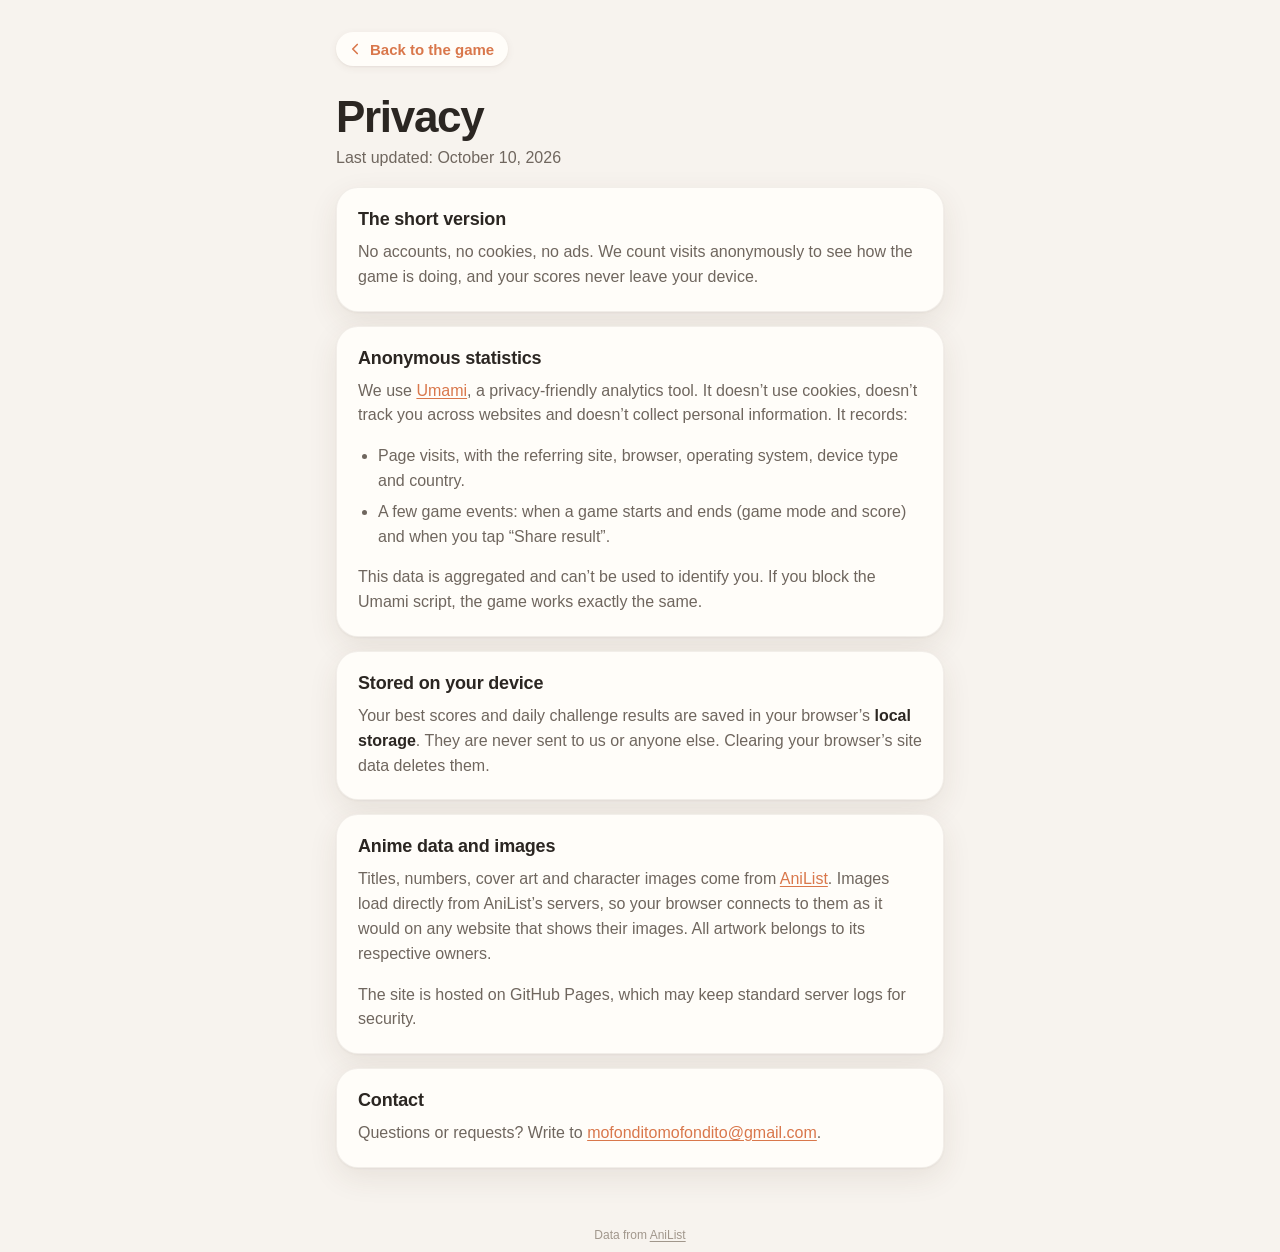
<file: privacy.html>
<!doctype html>
<html lang="en">
<head>
  <meta charset="utf-8">
  <meta name="viewport" content="width=device-width, initial-scale=1, viewport-fit=cover">
  <title>Privacy · Higher or Lower · Anime</title>
  <meta name="description" content="What Higher or Lower · Anime collects (anonymous, cookie-free stats) and what stays on your device.">
  <meta name="theme-color" content="#f7f3ee" media="(prefers-color-scheme: light)">
  <meta name="theme-color" content="#1a1816" media="(prefers-color-scheme: dark)">
  <link rel="canonical" href="https://higherloweranime.com/privacy.html">
  <link rel="icon" href="favicon.svg" type="image/svg+xml">
  <link rel="icon" href="favicon-32.png" sizes="32x32" type="image/png">
  <link rel="apple-touch-icon" href="apple-touch-icon.png">
  <link rel="manifest" href="manifest.webmanifest">
  <link rel="stylesheet" href="style.css">
</head>
<body>
  <div class="app">
    <main class="page">
      <a class="page-back" href="./">
        <svg viewBox="0 0 24 24" width="18" height="18" fill="none" stroke="currentColor" stroke-width="2.2" stroke-linecap="round" stroke-linejoin="round" aria-hidden="true"><path d="M15 18l-6-6 6-6"/></svg>
        Back to the game
      </a>

      <h1>Privacy</h1>
      <p class="page-updated">Last updated: October 10, 2026</p>

      <section class="page-card">
        <h2>The short version</h2>
        <p>No accounts, no cookies, no ads. We count visits anonymously to see how the game is doing, and your scores never leave your device.</p>
      </section>

      <section class="page-card">
        <h2>Anonymous statistics</h2>
        <p>We use <a href="https://umami.is" target="_blank" rel="noopener">Umami</a>, a privacy-friendly analytics tool. It doesn’t use cookies, doesn’t track you across websites and doesn’t collect personal information. It records:</p>
        <ul>
          <li>Page visits, with the referring site, browser, operating system, device type and country.</li>
          <li>A few game events: when a game starts and ends (game mode and score) and when you tap “Share result”.</li>
        </ul>
        <p>This data is aggregated and can’t be used to identify you. If you block the Umami script, the game works exactly the same.</p>
      </section>

      <section class="page-card">
        <h2>Stored on your device</h2>
        <p>Your best scores and daily challenge results are saved in your browser’s <strong>local storage</strong>. They are never sent to us or anyone else. Clearing your browser’s site data deletes them.</p>
      </section>

      <section class="page-card">
        <h2>Anime data and images</h2>
        <p>Titles, numbers, cover art and character images come from <a href="https://anilist.co" target="_blank" rel="noopener">AniList</a>. Images load directly from AniList’s servers, so your browser connects to them as it would on any website that shows their images. All artwork belongs to its respective owners.</p>
        <p>The site is hosted on GitHub Pages, which may keep standard server logs for security.</p>
      </section>

      <section class="page-card">
        <h2>Contact</h2>
        <p>Questions or requests? Write to <a href="mailto:mofonditomofondito@gmail.com">mofonditomofondito@gmail.com</a>.</p>
      </section>
    </main>

    <footer class="footer">
      Data from <a href="https://anilist.co" target="_blank" rel="noopener">AniList</a>
    </footer>
  </div>
</body>
</html>
</file>
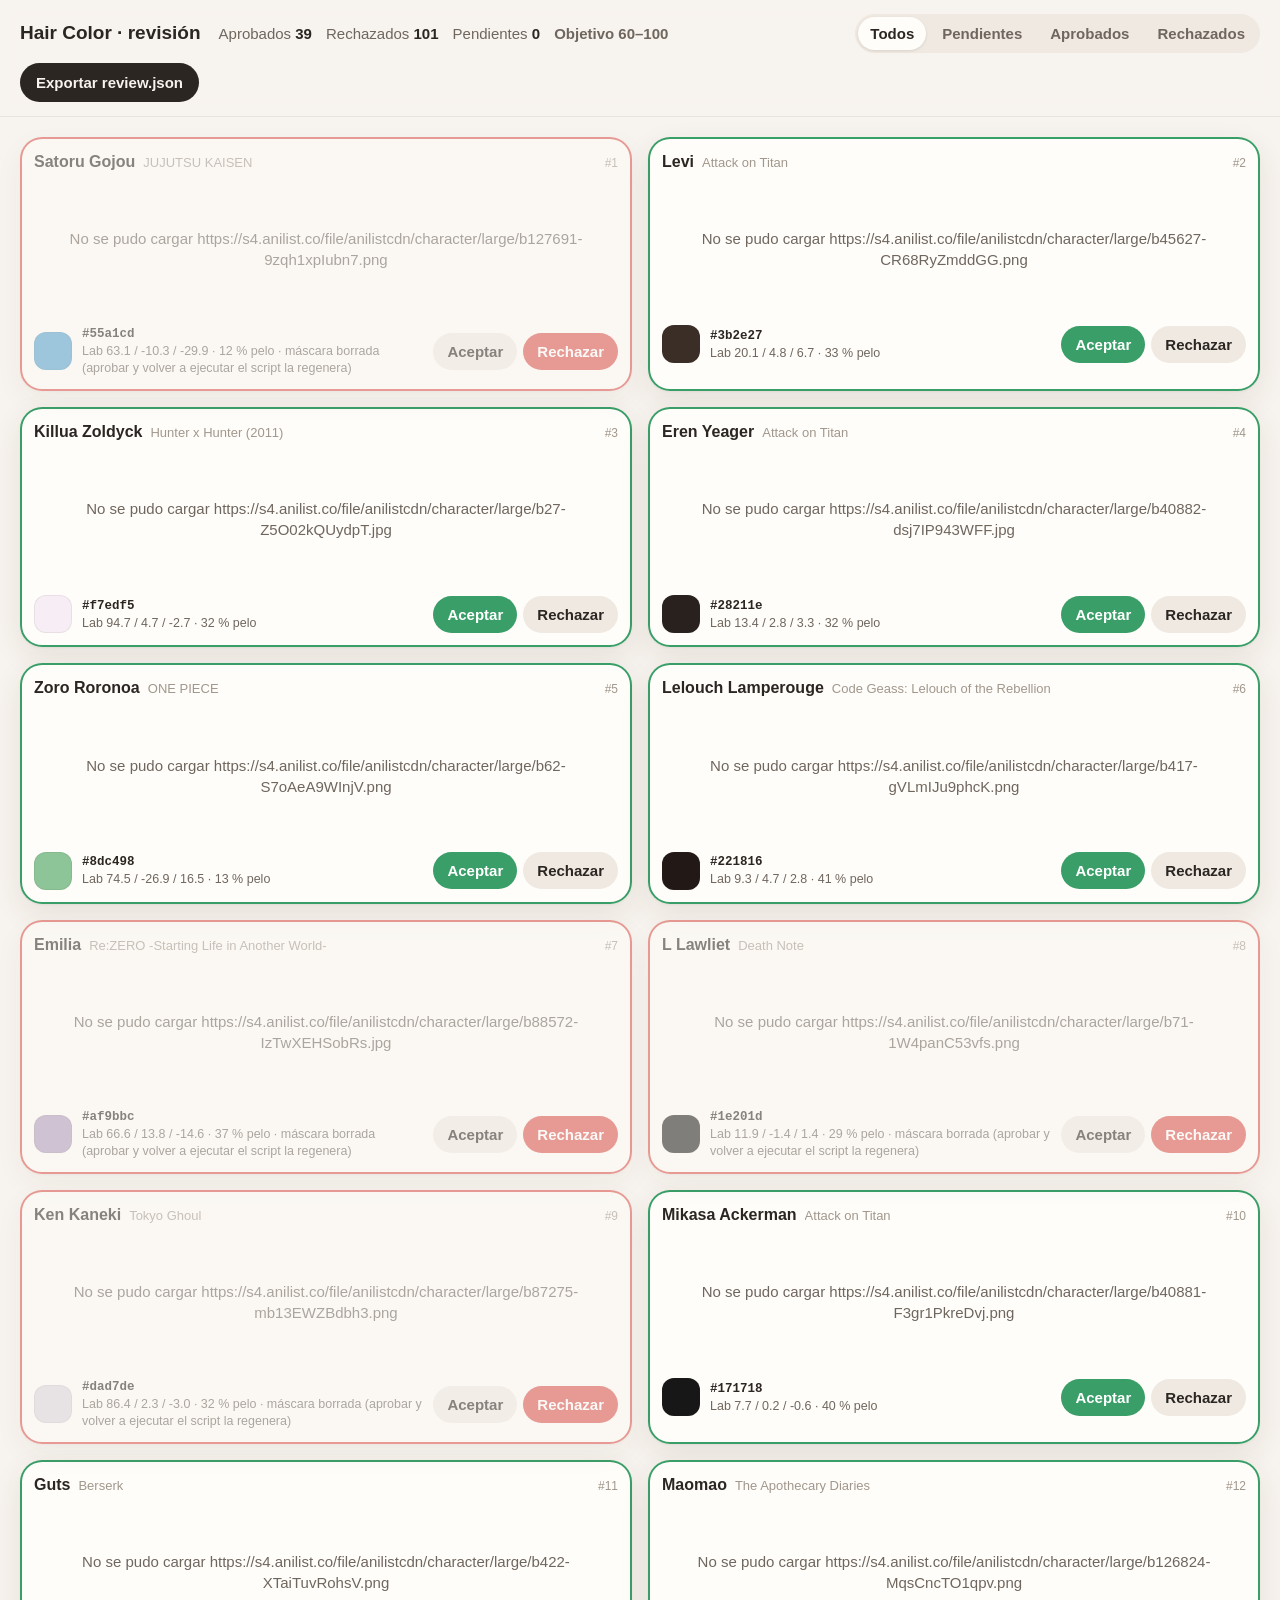
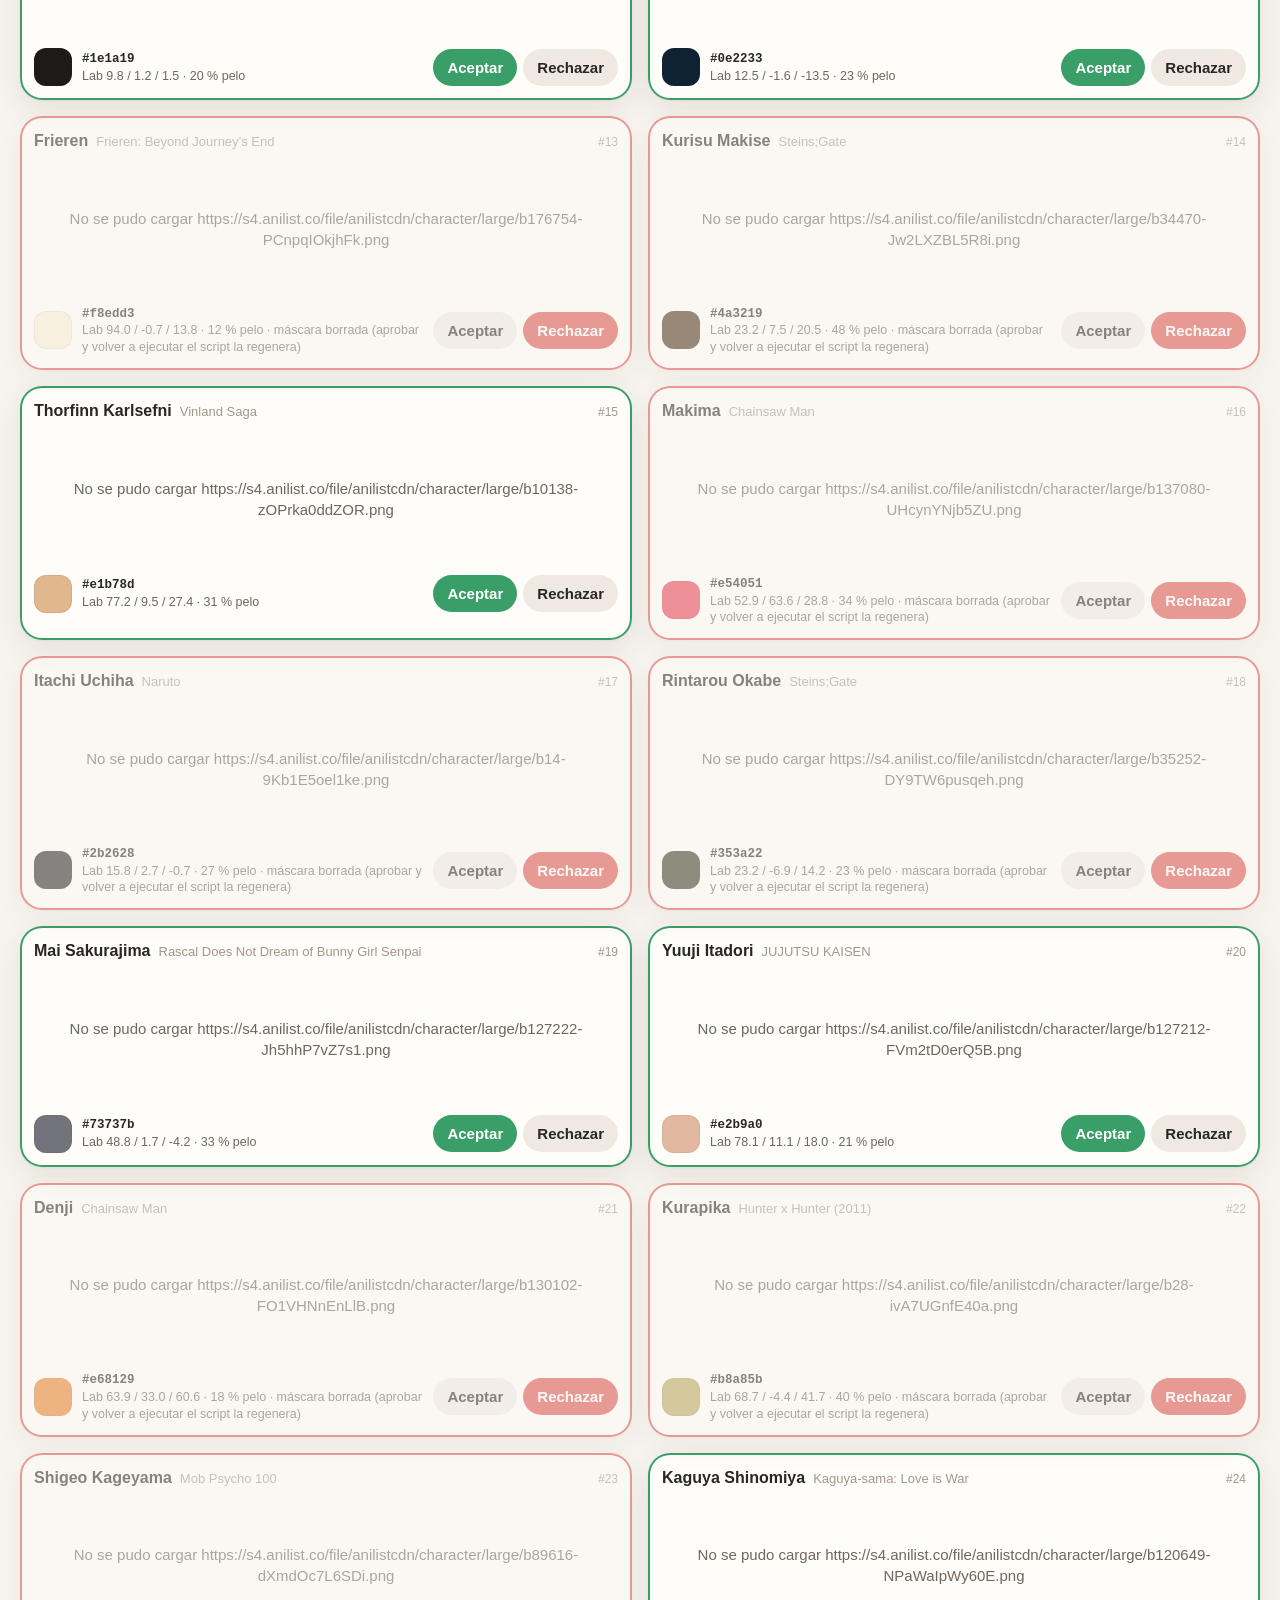
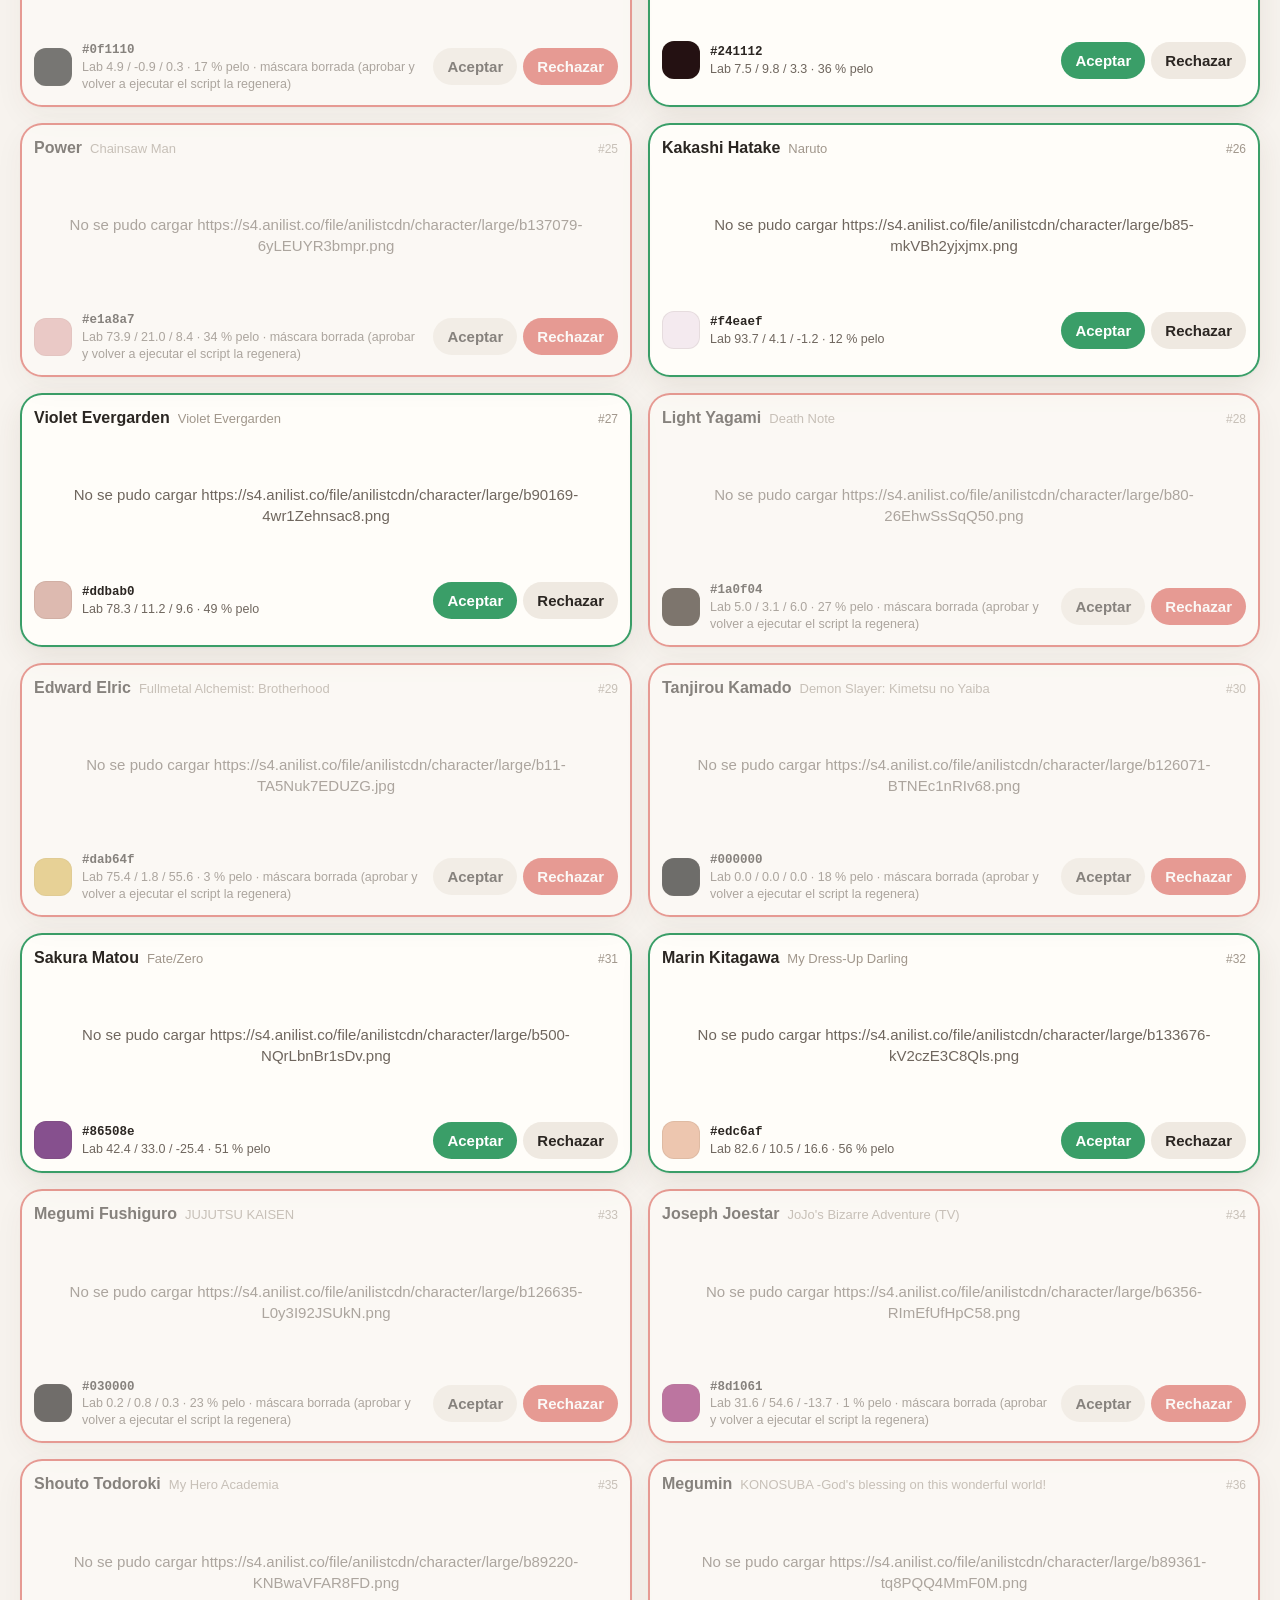
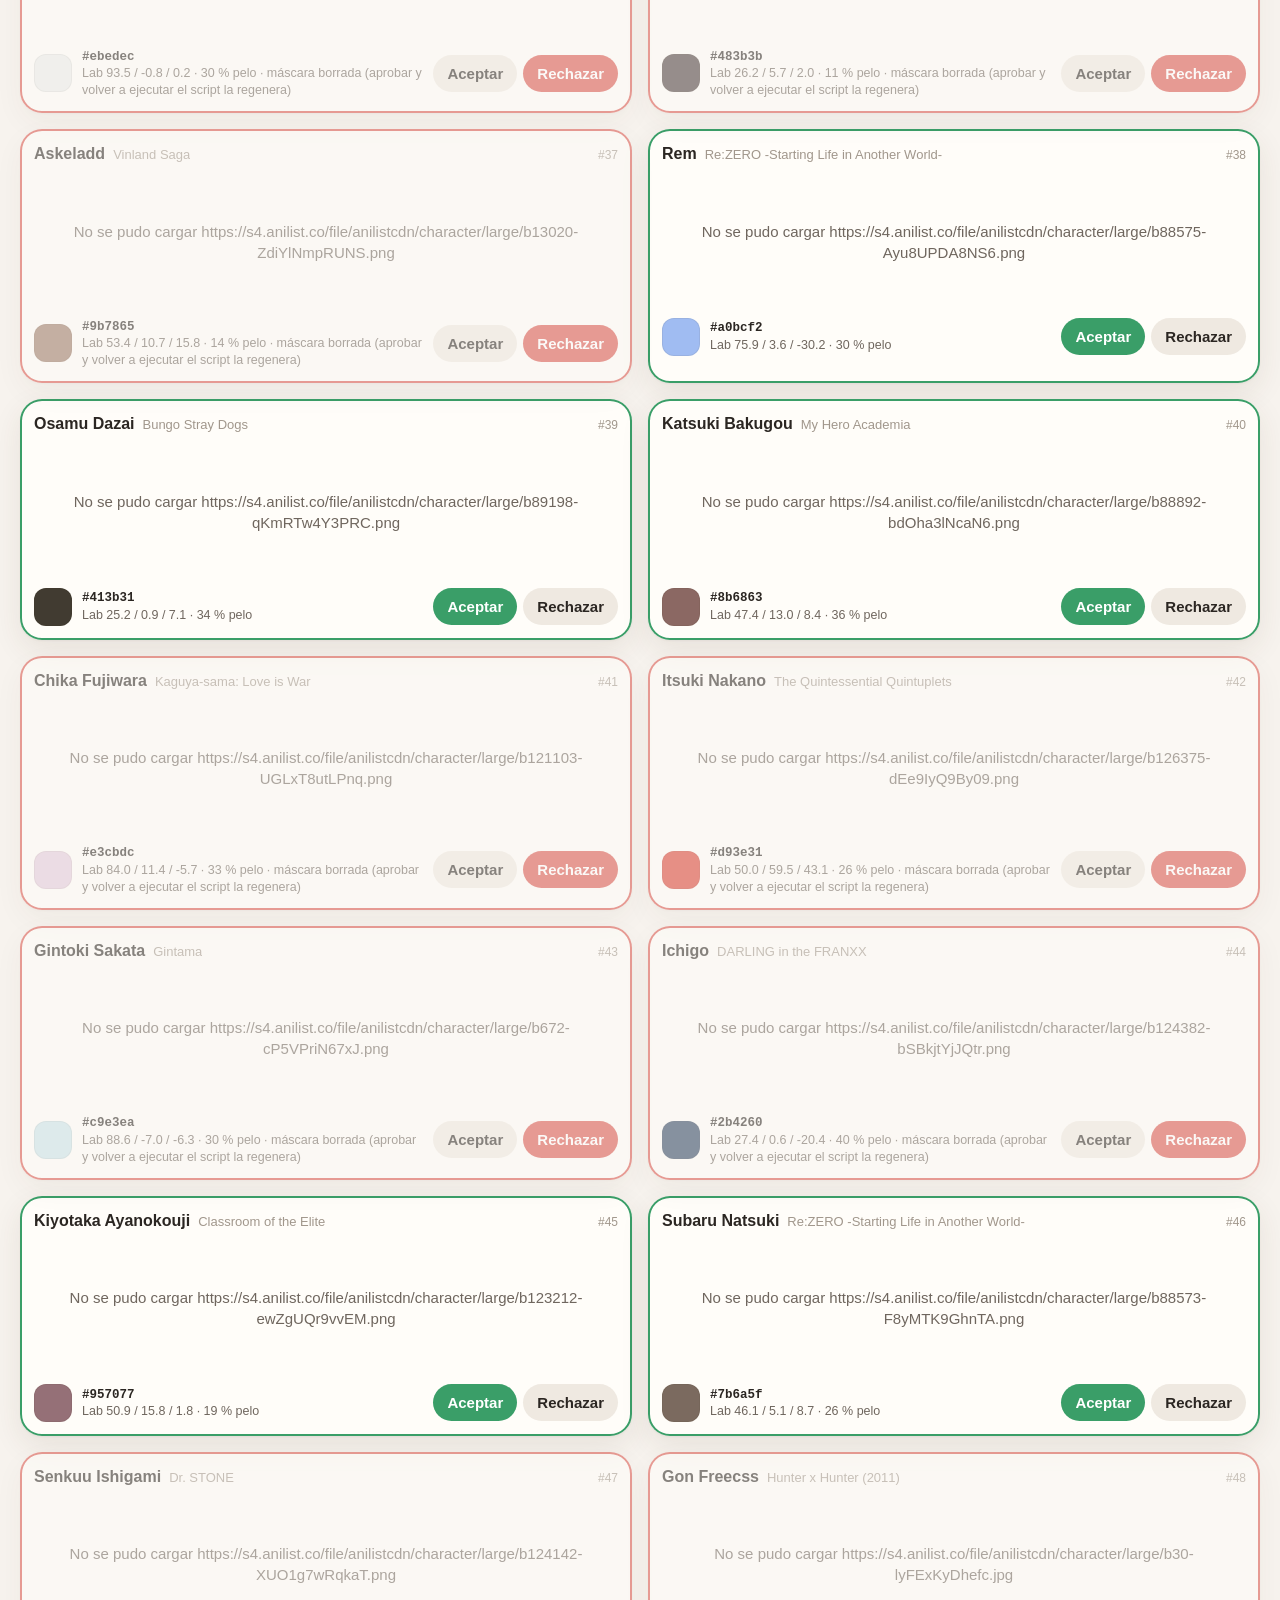
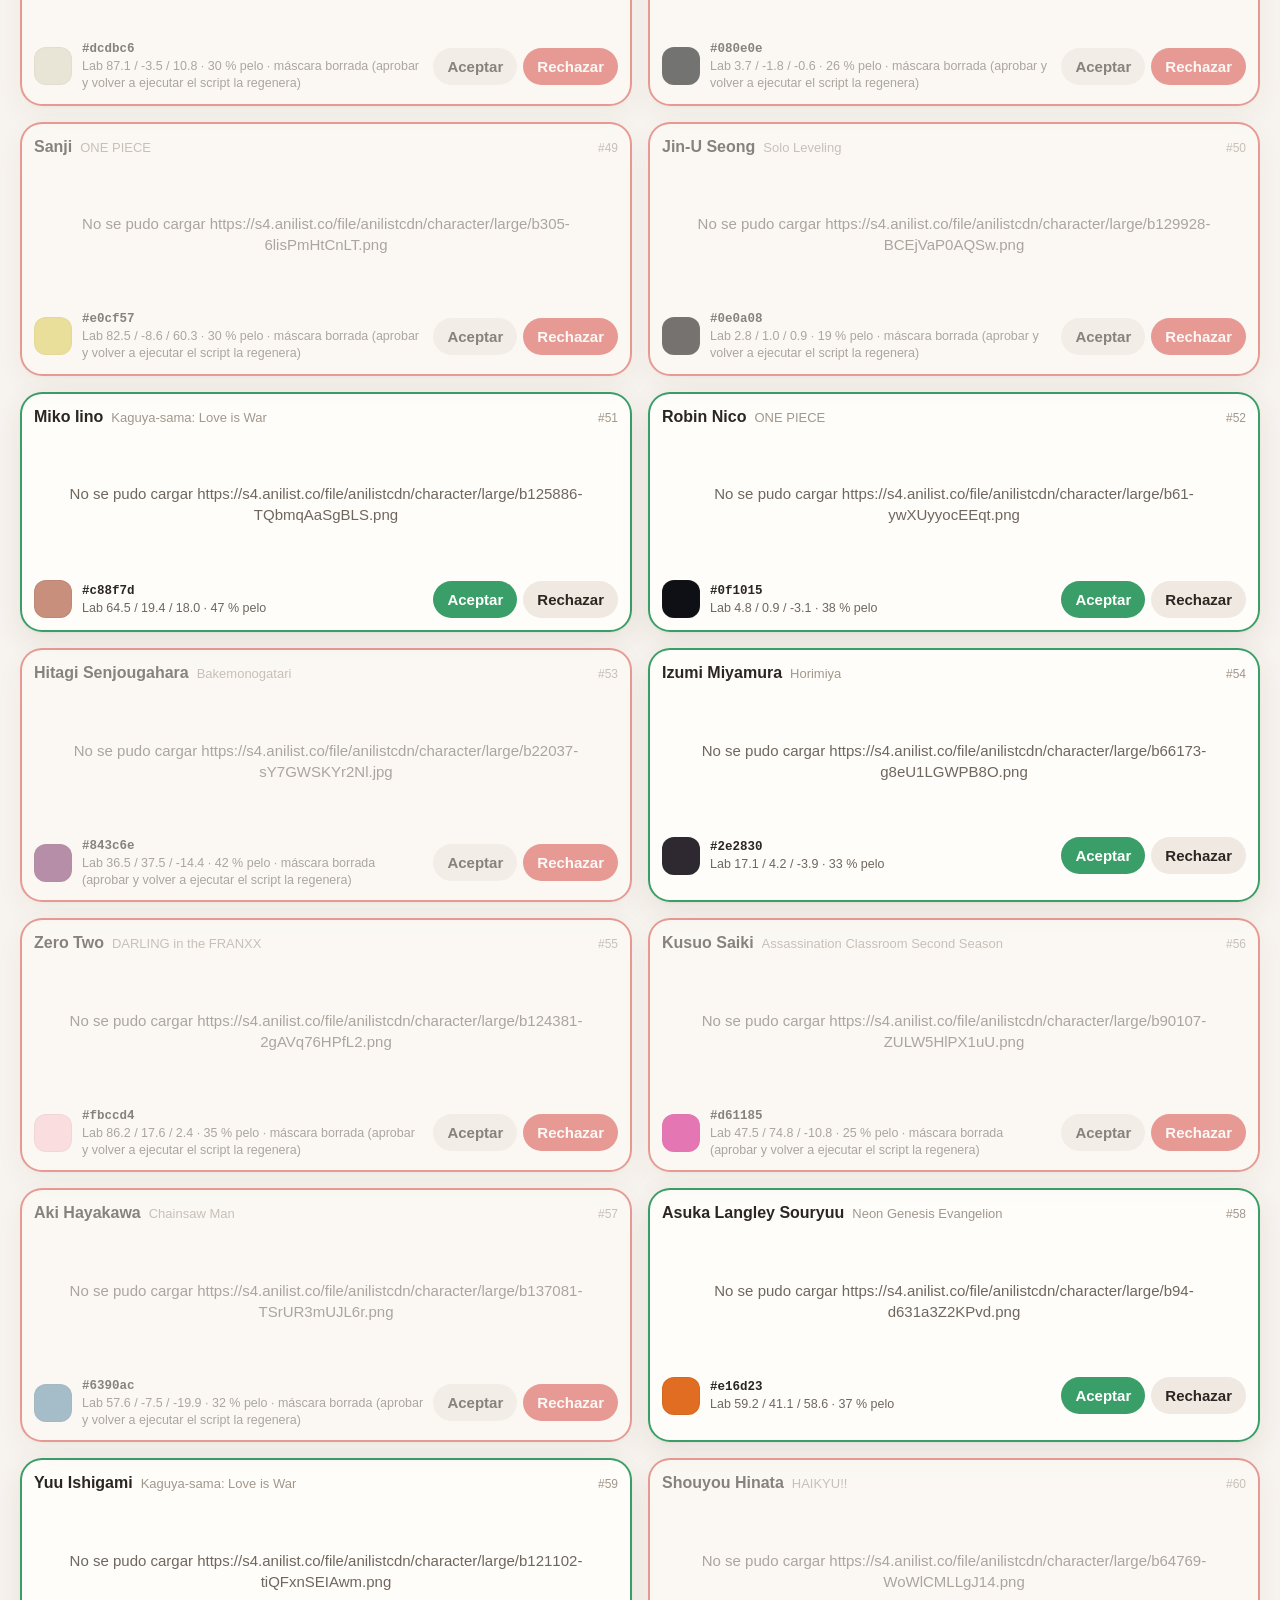
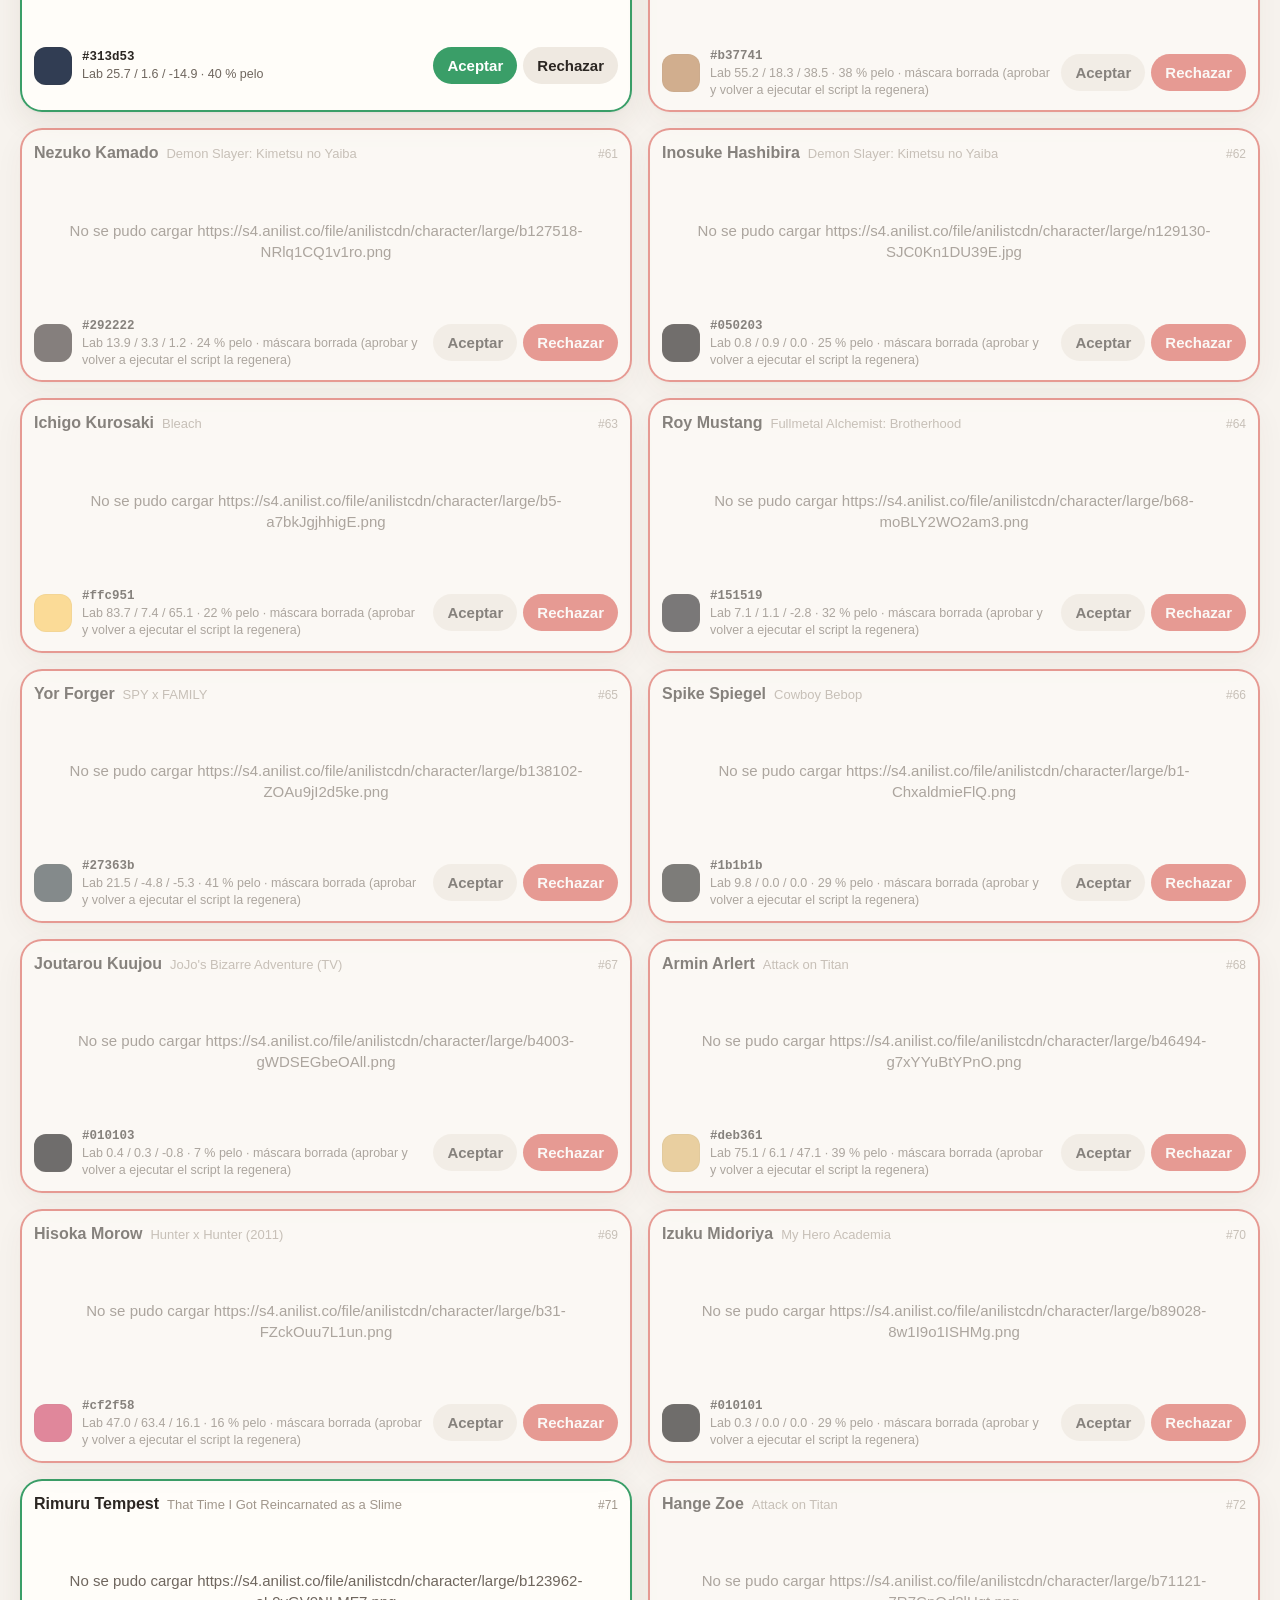
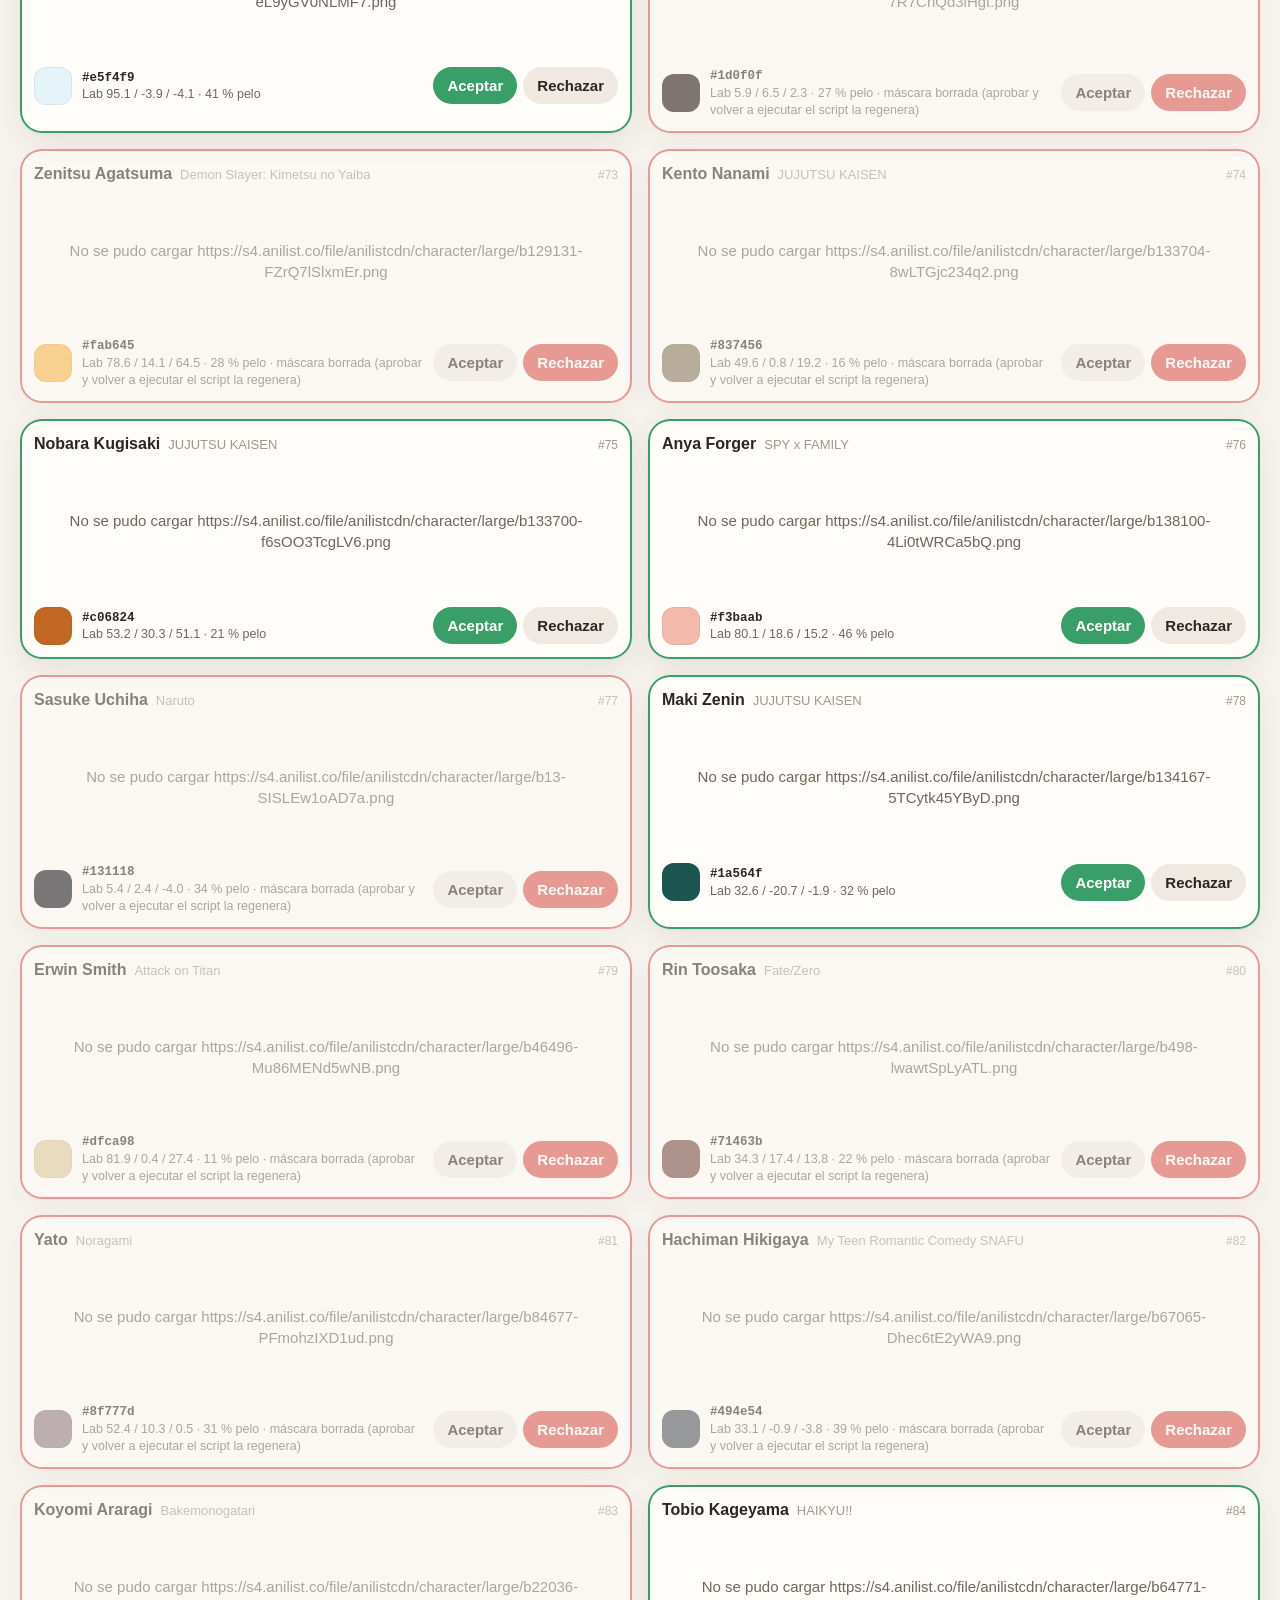
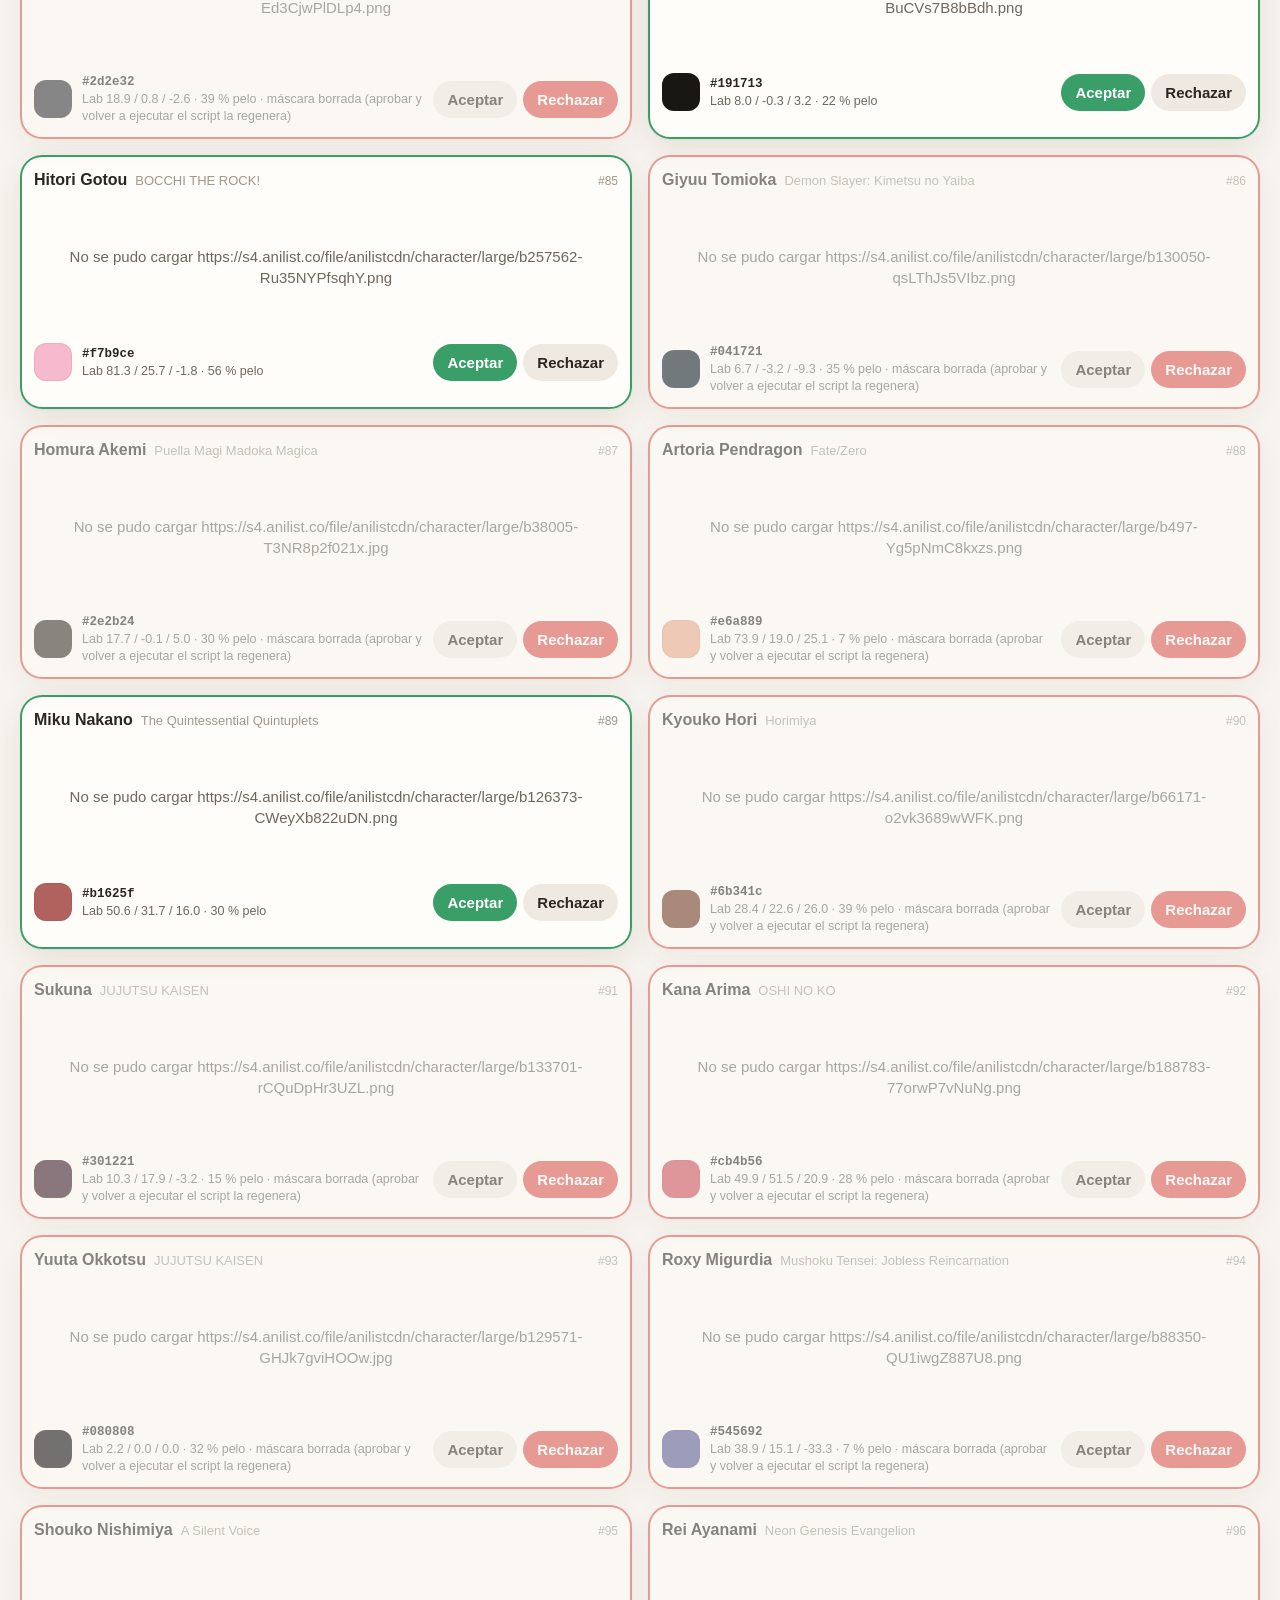
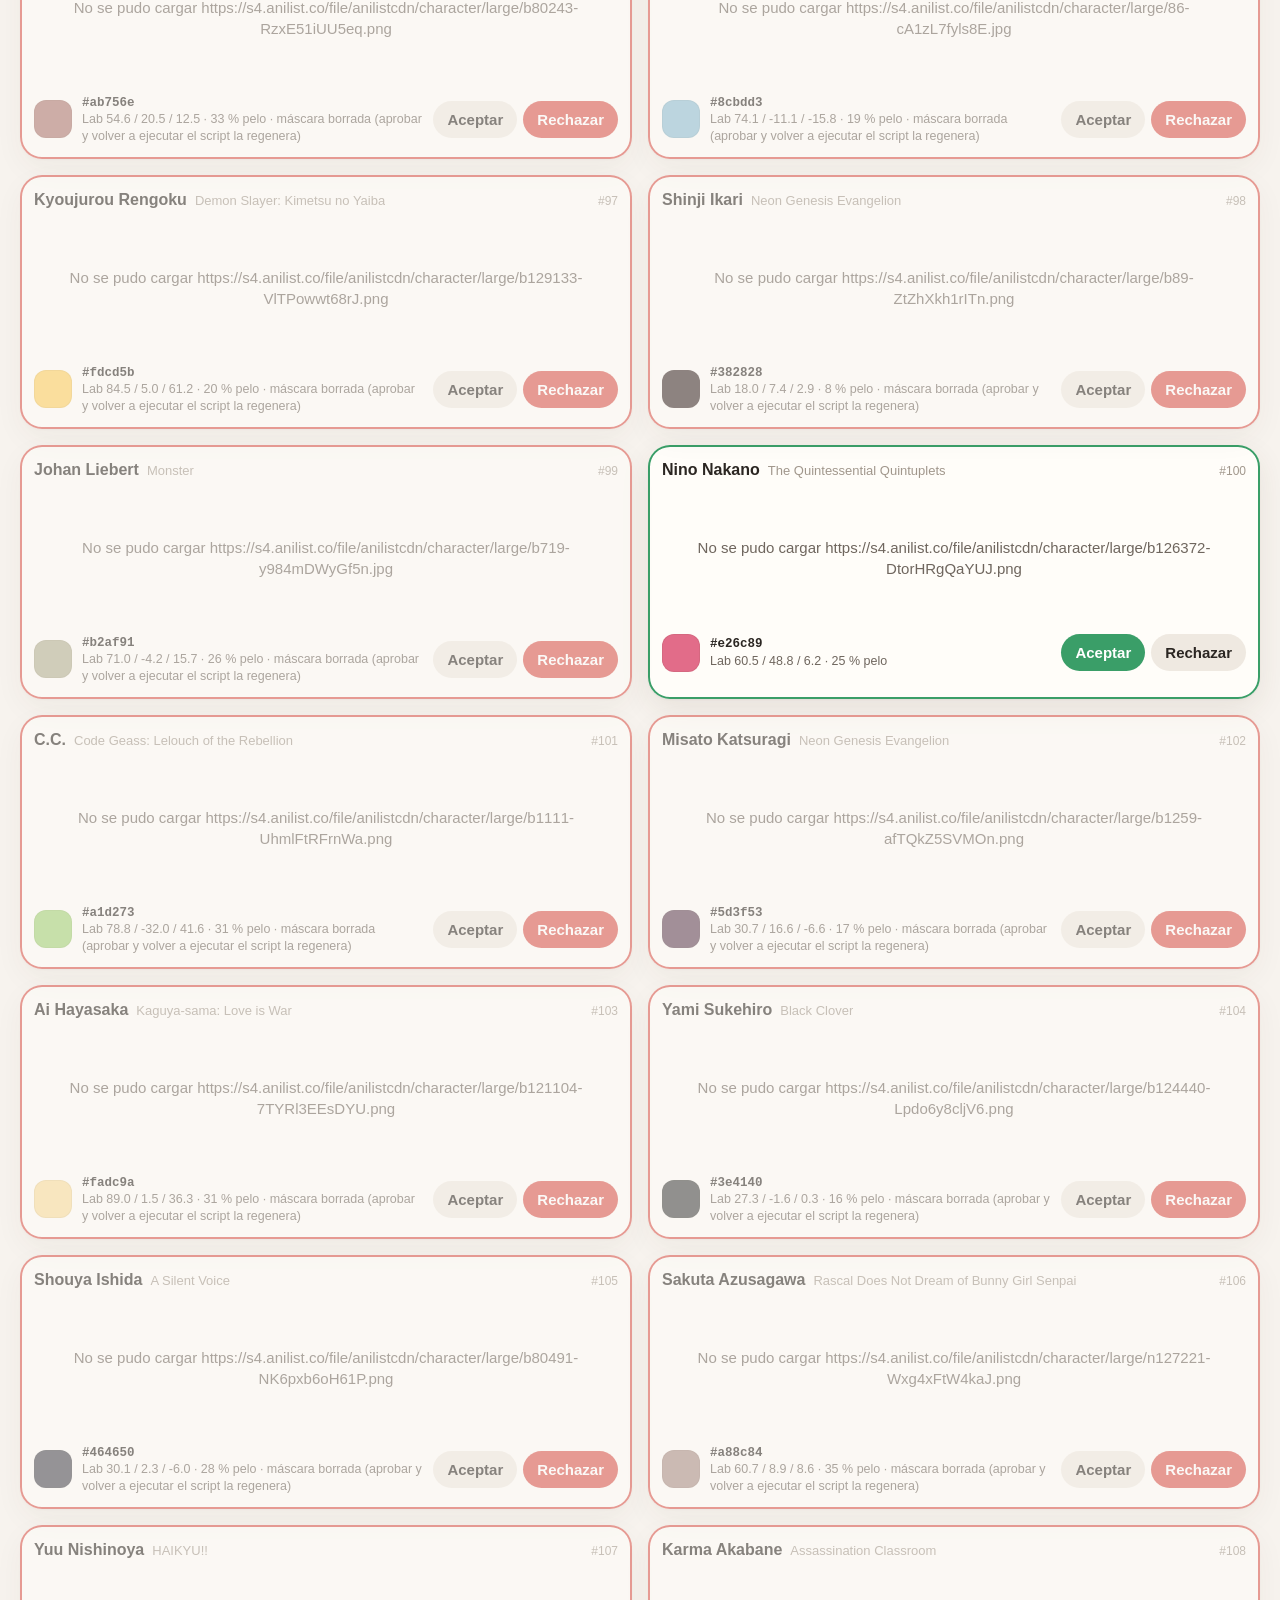
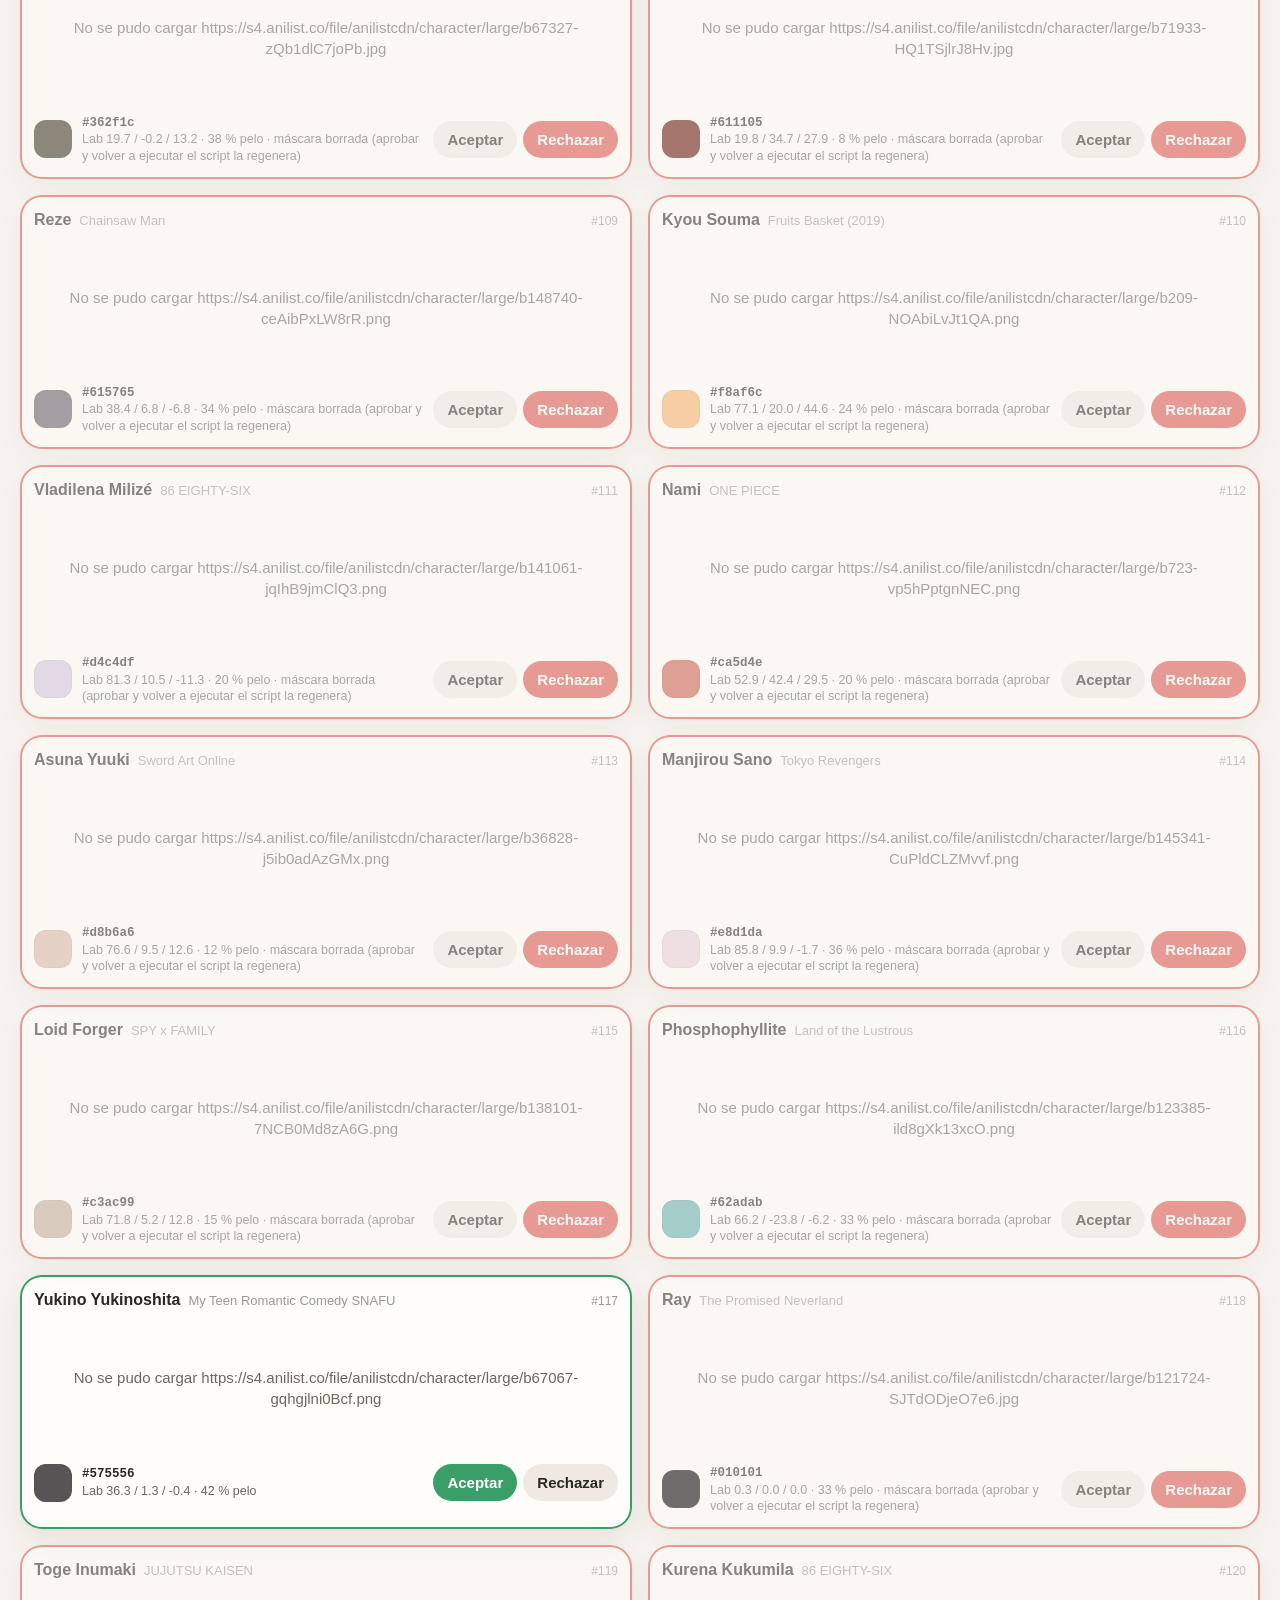
<file: scripts/review.html>
<!doctype html>
<html lang="es">
<head>
  <meta charset="utf-8">
  <meta name="viewport" content="width=device-width, initial-scale=1">
  <title>Revisión · Hair Color</title>
  <!--
    Galería local para revisar los candidatos de Hair Color (scripts/hair/candidates.json).
    No se publica: scripts/ queda fuera del despliegue.
    Uso, desde la raíz del repo:
      python -m http.server 8000
      abrir http://localhost:8000/scripts/review.html
    Aceptar/rechazar se guarda en este navegador. "Exportar review.json" descarga lo
    aprobado y lo rechazado; luego:
      python scripts/build_hair_colors.py --approve review.json
    Solo cambian los personajes que aparecen en el archivo: los pendientes siguen pendientes.
  -->
  <style>
    :root {
      --bg: #f7f3ee; --surface: #fffdf9; --fill: #efe9e1; --ink: #2b2622; --ink-2: #6f665e; --ink-3: #a1978c;
      --line: rgba(70, 50, 30, 0.08); --accent: #d9774b; --good: #3a9e68; --bad: #d9534a;
      --shadow: 0 1px 2px rgba(80, 55, 30, 0.05), 0 10px 30px rgba(80, 55, 30, 0.09);
      color-scheme: light dark;
    }
    @media (prefers-color-scheme: dark) {
      :root {
        --bg: #1a1816; --surface: #25221f; --fill: #312d29; --ink: #f4eee7; --ink-2: #b8afa5; --ink-3: #7f766d;
        --line: rgba(255, 235, 210, 0.08); --accent: #ec916a; --good: #55bf86; --bad: #f0675e;
        --shadow: 0 1px 2px rgba(0, 0, 0, 0.3), 0 10px 30px rgba(0, 0, 0, 0.3);
      }
    }
    * { box-sizing: border-box; }
    body { margin: 0; background: var(--bg); color: var(--ink); font: 15px/1.4 -apple-system, BlinkMacSystemFont, "Segoe UI", sans-serif; }
    header {
      position: sticky; top: 0; z-index: 5; display: flex; flex-wrap: wrap; align-items: center; gap: 10px 18px;
      padding: 14px 20px; background: color-mix(in srgb, var(--bg) 88%, transparent); backdrop-filter: blur(10px);
      border-bottom: 1px solid var(--line);
    }
    h1 { margin: 0; font-size: 19px; font-weight: 750; }
    .counts { display: flex; gap: 14px; font-variant-numeric: tabular-nums; color: var(--ink-2); }
    .counts b { color: var(--ink); }
    .goal { font-weight: 600; }
    .goal.ok { color: var(--good); }
    .spacer { flex: 1; }
    .filters { display: flex; gap: 4px; padding: 3px; border-radius: 999px; background: var(--fill); }
    button { font: inherit; color: inherit; cursor: pointer; border: 0; }
    .filters button { padding: 6px 12px; border-radius: 999px; background: none; color: var(--ink-2); font-weight: 600; }
    .filters button.is-on { background: var(--surface); color: var(--ink); box-shadow: 0 1px 3px rgba(0,0,0,.1); }
    .primary { padding: 9px 16px; border-radius: 999px; background: var(--ink); color: var(--bg); font-weight: 650; }
    main { display: grid; grid-template-columns: repeat(auto-fill, minmax(460px, 1fr)); gap: 16px; padding: 20px; }
    @media (max-width: 520px) { main { grid-template-columns: 1fr; padding: 12px; } }
    .card { padding: 14px; border-radius: 22px; background: var(--surface); box-shadow: var(--shadow), inset 0 0 0 1px var(--line); }
    .card.is-accepted { box-shadow: var(--shadow), inset 0 0 0 2px var(--good); }
    .card.is-rejected { opacity: 0.55; box-shadow: var(--shadow), inset 0 0 0 2px var(--bad); }
    .head { display: flex; align-items: baseline; gap: 8px; margin-bottom: 10px; }
    .name { font-weight: 700; font-size: 16px; }
    .anime { color: var(--ink-3); font-size: 13px; overflow: hidden; white-space: nowrap; text-overflow: ellipsis; }
    .rank { margin-left: auto; color: var(--ink-3); font-size: 12px; font-variant-numeric: tabular-nums; }
    .views { display: grid; grid-template-columns: repeat(3, 1fr); gap: 8px; }
    .view { margin: 0; }
    .view canvas { display: block; width: 100%; aspect-ratio: 2 / 3; object-fit: cover; border-radius: 12px; background: var(--fill); }
    .view figcaption { margin-top: 4px; font-size: 11px; font-weight: 600; letter-spacing: .05em; text-transform: uppercase; color: var(--ink-3); text-align: center; }
    .foot { display: flex; align-items: center; gap: 10px; margin-top: 12px; }
    .swatch { flex: none; width: 38px; height: 38px; border-radius: 12px; box-shadow: inset 0 0 0 1px var(--line); }
    .meta { font-size: 12.5px; color: var(--ink-2); font-variant-numeric: tabular-nums; line-height: 1.35; }
    .meta b { color: var(--ink); font-family: ui-monospace, Consolas, monospace; }
    .actions { display: flex; gap: 6px; margin-left: auto; }
    .actions button { padding: 8px 14px; border-radius: 999px; background: var(--fill); font-weight: 650; }
    .is-accepted .accept { background: var(--good); color: #fff; }
    .is-rejected .reject { background: var(--bad); color: #fff; }
    .msg { padding: 40px 20px; text-align: center; color: var(--ink-2); }
    code { font-family: ui-monospace, Consolas, monospace; font-size: 13px; }
  </style>
</head>
<body>
  <header>
    <h1>Hair Color · revisión</h1>
    <div class="counts">
      <span>Aprobados <b id="n-ok">0</b></span>
      <span>Rechazados <b id="n-bad">0</b></span>
      <span>Pendientes <b id="n-todo">0</b></span>
      <span class="goal" id="goal"></span>
    </div>
    <span class="spacer"></span>
    <div class="filters" id="filters">
      <button type="button" data-filter="all" class="is-on">Todos</button>
      <button type="button" data-filter="todo">Pendientes</button>
      <button type="button" data-filter="ok">Aprobados</button>
      <button type="button" data-filter="bad">Rechazados</button>
    </div>
    <button type="button" class="primary" id="export">Exportar review.json</button>
  </header>
  <main id="grid"><p class="msg">Cargando candidatos…</p></main>

  <script>
  (() => {
    'use strict';
    const STORAGE_KEY = 'hair-review';
    const GOAL = [60, 100];
    const $ = (id) => document.getElementById(id);

    // Decisiones de este navegador: { id: 'ok' | 'bad' | 'todo' }. Sin entrada, cuenta el
    // estado ya aplicado en candidates.json (aprobado, rechazado o pendiente).
    let decisions = {};
    try { decisions = JSON.parse(localStorage.getItem(STORAGE_KEY)) || {}; } catch { decisions = {}; }
    const persist = () => { try { localStorage.setItem(STORAGE_KEY, JSON.stringify(decisions)); } catch {} };

    /* ---------- Color: sRGB <-> CIELAB (D65), igual que el pipeline ---------- */
    const lin = (c) => (c > 0.04045 ? ((c + 0.055) / 1.055) ** 2.4 : c / 12.92);
    const gam = (c) => (c > 0.0031308 ? 1.055 * c ** (1 / 2.4) - 0.055 : 12.92 * c);
    const fLab = (t) => (t > 216 / 24389 ? Math.cbrt(t) : (24389 / 27 * t + 16) / 116);
    const fInv = (t) => (t ** 3 > 216 / 24389 ? t ** 3 : (116 * t - 16) / (24389 / 27));
    function rgbToLab(r, g, b) {
      r = lin(r / 255); g = lin(g / 255); b = lin(b / 255);
      const x = (0.4124564 * r + 0.3575761 * g + 0.1804375 * b) / 0.95047;
      const y = 0.2126729 * r + 0.7151522 * g + 0.0721750 * b;
      const z = (0.0193339 * r + 0.1191920 * g + 0.9503041 * b) / 1.08883;
      const fx = fLab(x), fy = fLab(y), fz = fLab(z);
      return [116 * fy - 16, 500 * (fx - fy), 200 * (fy - fz)];
    }
    function labToRgb(L, a, b) {
      const fy = (L + 16) / 116;
      const x = fInv(fy + a / 500) * 0.95047, y = fInv(fy), z = fInv(fy - b / 200) * 1.08883;
      const r = 3.2404542 * x - 1.5371385 * y - 0.4985314 * z;
      const g = -0.9692660 * x + 1.8760108 * y + 0.0415560 * z;
      const bl = 0.0556434 * x - 0.2040259 * y + 1.0572252 * z;
      return [r, g, bl].map((c) => Math.round(Math.min(1, Math.max(0, gam(Math.max(0, c)))) * 255));
    }

    const loadImage = (src) => new Promise((resolve, reject) => {
      const img = new Image();
      img.crossOrigin = 'anonymous';
      img.onload = () => resolve(img);
      img.onerror = () => reject(new Error(`No se pudo cargar ${src}`));
      img.src = src;
    });

    // Dibuja original, máscara superpuesta y vista previa del recoloreado (claridad original + color objetivo).
    async function render(entry, [cOrig, cOver, cPrev]) {
      // Los rechazados ya aplicados no tienen máscara (se borró): solo se muestra la imagen.
      const [img, maskImg] = await Promise.all([loadImage(entry.image), entry.mask ? loadImage(`../${entry.mask}`) : null]);
      const w = img.naturalWidth, h = img.naturalHeight;
      for (const c of [cOrig, cOver, cPrev]) { c.width = w; c.height = h; }
      const ctx = cOrig.getContext('2d');
      ctx.drawImage(img, 0, 0);
      if (!maskImg) return;
      const src = ctx.getImageData(0, 0, w, h);

      const mctx = cOver.getContext('2d');
      mctx.drawImage(maskImg, 0, 0, w, h);
      const mask = mctx.getImageData(0, 0, w, h).data;

      const over = new ImageData(w, h);
      const prev = new ImageData(w, h);
      const [, ta, tb] = entry.lab;
      const d = src.data;
      for (let i = 0; i < d.length; i += 4) {
        const m = mask[i] / 255;
        // superposición: magenta sobre el pelo
        over.data[i] = d[i] * (1 - 0.65 * m) + 255 * 0.65 * m;
        over.data[i + 1] = d[i + 1] * (1 - 0.65 * m);
        over.data[i + 2] = d[i + 2] * (1 - 0.65 * m) + 200 * 0.65 * m;
        over.data[i + 3] = 255;
        // vista previa: en el pelo, misma L y croma del color objetivo
        let [r, g, b] = [d[i], d[i + 1], d[i + 2]];
        if (m > 0.01) {
          const [L] = rgbToLab(r, g, b);
          const [nr, ng, nb] = labToRgb(L, ta, tb);
          r = r + (nr - r) * m; g = g + (ng - g) * m; b = b + (nb - b) * m;
        }
        prev.data[i] = r; prev.data[i + 1] = g; prev.data[i + 2] = b; prev.data[i + 3] = 255;
      }
      mctx.putImageData(over, 0, 0);
      cPrev.getContext('2d').putImageData(prev, 0, 0);
    }

    function el(tag, className, text) {
      const node = document.createElement(tag);
      if (className) node.className = className;
      if (text != null) node.textContent = text;
      return node;
    }

    let entries = [];
    let filter = 'all';
    const cards = new Map();

    const FILE_STATE = { approved: 'ok', rejected: 'bad', pending: 'todo' };
    let fileState = {};
    function stateOf(id) { return decisions[id] || fileState[id] || 'todo'; }

    function updateCard(id) {
      const card = cards.get(id);
      const s = stateOf(id);
      card.classList.toggle('is-accepted', s === 'ok');
      card.classList.toggle('is-rejected', s === 'bad');
      card.hidden = filter !== 'all' && filter !== s;
    }

    function updateCounts() {
      const n = { ok: 0, bad: 0, todo: 0 };
      for (const e of entries) n[stateOf(e.id)]++;
      $('n-ok').textContent = n.ok;
      $('n-bad').textContent = n.bad;
      $('n-todo').textContent = n.todo;
      const goal = $('goal');
      goal.textContent = `Objetivo ${GOAL[0]}–${GOAL[1]}`;
      goal.classList.toggle('ok', n.ok >= GOAL[0] && n.ok <= GOAL[1]);
    }

    function decide(id, value) {
      decisions[id] = stateOf(id) === value ? 'todo' : value;
      persist();
      updateCard(id);
      updateCounts();
    }

    function buildCard(entry, index) {
      const card = el('article', 'card');
      const head = el('div', 'head');
      head.append(el('span', 'name', entry.name), el('span', 'anime', entry.anime || ''), el('span', 'rank', `#${index + 1}`));

      const views = el('div', 'views');
      const canvases = ['Original', 'Máscara', 'Vista previa'].map((label) => {
        const fig = el('figure', 'view');
        const canvas = el('canvas');
        fig.append(canvas, el('figcaption', null, label));
        views.append(fig);
        return canvas;
      });

      const foot = el('div', 'foot');
      const swatch = el('div', 'swatch');
      swatch.style.background = entry.hex;
      const meta = el('div', 'meta');
      meta.append(el('b', null, entry.hex), el('br'),
        `Lab ${entry.lab.map((v) => v.toFixed(1)).join(' / ')} · ${Math.round(entry.coverage * 100)} % pelo`
        + (entry.mask ? '' : ' · máscara borrada (aprobar y volver a ejecutar el script la regenera)'));
      const actions = el('div', 'actions');
      const accept = el('button', 'accept', 'Aceptar');
      const reject = el('button', 'reject', 'Rechazar');
      accept.type = reject.type = 'button';
      accept.addEventListener('click', () => decide(entry.id, 'ok'));
      reject.addEventListener('click', () => decide(entry.id, 'bad'));
      actions.append(accept, reject);
      foot.append(swatch, meta, actions);

      card.append(head, views, foot);
      card._render = () => render(entry, canvases).catch((err) => {
        card.querySelector('.views').replaceWith(el('p', 'msg', err.message));
      });
      return card;
    }

    // Solo se procesan las tarjetas que llegan a verse.
    const observer = new IntersectionObserver((items) => {
      for (const item of items) {
        if (!item.isIntersecting) continue;
        observer.unobserve(item.target);
        item.target._render();
      }
    }, { rootMargin: '600px' });

    async function init() {
      const grid = $('grid');
      try {
        const res = await fetch('hair/candidates.json', { cache: 'no-store' });
        if (!res.ok) throw new Error(`HTTP ${res.status}`);
        entries = await res.json();
      } catch (err) {
        grid.innerHTML = '';
        grid.append(el('p', 'msg', `No se pudo leer scripts/hair/candidates.json (${err.message}). Sirve el repo con "python -m http.server" y abre /scripts/review.html.`));
        return;
      }
      fileState = Object.fromEntries(entries.map((e) => [e.id, FILE_STATE[e.status] || 'todo']));

      grid.replaceChildren();
      entries.forEach((entry, i) => {
        const card = buildCard(entry, i);
        cards.set(entry.id, card);
        grid.append(card);
        updateCard(entry.id);
        observer.observe(card);
      });
      updateCounts();
    }

    $('filters').addEventListener('click', (e) => {
      const btn = e.target.closest('button');
      if (!btn) return;
      filter = btn.dataset.filter;
      for (const b of $('filters').children) b.classList.toggle('is-on', b === btn);
      for (const e of entries) updateCard(e.id);
    });

    $('export').addEventListener('click', () => {
      const pick = (state) => entries.filter((e) => stateOf(e.id) === state).map((e) => e.id);
      const review = { approved: pick('ok'), rejected: pick('bad') };
      const blob = new Blob([JSON.stringify(review)], { type: 'application/json' });
      const a = el('a');
      a.href = URL.createObjectURL(blob);
      a.download = 'review.json';
      a.click();
      setTimeout(() => URL.revokeObjectURL(a.href), 1000);
    });

    init();
  })();
  </script>
</body>
</html>
</file>
<file: style.css>
/* ---------- Tokens ---------- */
:root {
  --bg: #f7f3ee;
  --surface: #fffdf9;
  --fill: #efe9e1;
  --ink: #2b2622;
  --ink-2: #6f665e;
  --ink-3: #a1978c;
  --line: rgba(70, 50, 30, 0.07);
  --accent: #d9774b;
  --on-accent: #fff;
  --good: #3a9e68;
  --bad: #d9534a;
  --tint-strong: 22%;
  --tint-soft: 7%;
  --mosaic-opacity: 0.6;
  --mosaic-blur: 3px;

  --shadow-sm: 0 1px 2px rgba(80, 55, 30, 0.06), 0 2px 8px rgba(80, 55, 30, 0.06);
  --shadow: 0 1px 2px rgba(80, 55, 30, 0.05), 0 10px 30px rgba(80, 55, 30, 0.09);
  --shadow-lg: 0 2px 4px rgba(80, 55, 30, 0.05), 0 18px 44px rgba(80, 55, 30, 0.13);

  --r-xl: 30px;
  --r-lg: 22px;
  --r-md: 16px;
  --ease: cubic-bezier(0.22, 0.8, 0.24, 1);

  color-scheme: light dark;
}

@media (prefers-color-scheme: dark) {
  :root {
    --bg: #1a1816;
    --surface: #25221f;
    --fill: #312d29;
    --ink: #f4eee7;
    --ink-2: #b8afa5;
    --ink-3: #7f766d;
    --line: rgba(255, 235, 210, 0.07);
    --accent: #ec916a;
    --on-accent: #1a1816;
    --good: #55bf86;
    --bad: #f0675e;
    --tint-strong: 24%;
    --tint-soft: 9%;
    --mosaic-opacity: 0.45;

    --shadow-sm: 0 1px 2px rgba(0, 0, 0, 0.3), 0 2px 8px rgba(0, 0, 0, 0.2);
    --shadow: 0 1px 2px rgba(0, 0, 0, 0.3), 0 10px 30px rgba(0, 0, 0, 0.3);
    --shadow-lg: 0 2px 4px rgba(0, 0, 0, 0.3), 0 18px 44px rgba(0, 0, 0, 0.4);
  }
}

/* ---------- Base ---------- */
*,
*::before,
*::after {
  box-sizing: border-box;
}

html {
  -webkit-text-size-adjust: 100%;
  text-size-adjust: 100%;
}

body {
  margin: 0;
  background: var(--bg);
  color: var(--ink);
  font-family: -apple-system, BlinkMacSystemFont, "Segoe UI", sans-serif;
  -webkit-font-smoothing: antialiased;
  -moz-osx-font-smoothing: grayscale;
  overflow-x: hidden;
}

body.is-playing {
  overflow: hidden;
  overscroll-behavior: none;
}

button {
  font: inherit;
  color: inherit;
  -webkit-tap-highlight-color: transparent;
  touch-action: manipulation;
}

button:focus-visible,
a:focus-visible {
  outline: 3px solid color-mix(in srgb, var(--accent) 60%, transparent);
  outline-offset: 2px;
}

[hidden] {
  display: none !important;
}

.sr-only {
  position: absolute;
  width: 1px;
  height: 1px;
  margin: -1px;
  overflow: hidden;
  clip: rect(0 0 0 0);
  white-space: nowrap;
}

.app {
  display: flex;
  flex-direction: column;
  min-height: 100vh;
  min-height: 100dvh;
  padding: env(safe-area-inset-top) env(safe-area-inset-right) 0 env(safe-area-inset-left);
}

.screen {
  flex: 1;
  display: flex;
  flex-direction: column;
  min-height: 0;
}

/* ---------- Inicio ---------- */
.screen-start {
  align-items: center;
  justify-content: center;
  padding: 36px 16px 20px;
}

.start-inner {
  position: relative;
  z-index: 1;
  width: 100%;
  max-width: 420px;
  text-align: center;
  animation: rise 0.6s var(--ease) both;
}

.eyebrow {
  margin: 0 0 12px;
  font-size: 13px;
  font-weight: 600;
  letter-spacing: 0.08em;
  text-transform: uppercase;
  color: var(--accent);
}

/* Bloque de título: game.js ajusta cada línea para que las tres midan lo mismo
   (HIGHER y LOWER por tamaño de fuente; OR entre dos líneas finas que ocupan el resto).
   Estos tamaños son el respaldo. */
.logo {
  --logo-width: 300;
  display: flex;
  flex-direction: column;
  align-items: center;
  margin: 0;
  font-weight: 800;
  line-height: 0.9;
  letter-spacing: 0;
}

.logo-line {
  display: block;
  font-size: 68px;
  white-space: nowrap;
}

.logo-or {
  display: flex;
  align-items: center;
  gap: 0.35em;
  width: 300px;
  font-size: 34px;
  font-weight: 700;
  letter-spacing: 0.08em;
  color: var(--ink-3);
}

.logo-or::before,
.logo-or::after {
  content: "";
  flex: 1;
  height: 0.09em;
  border-radius: 1em;
  background: currentColor;
  opacity: 0.55;
}

.logo-or::after {
  margin-left: -0.08em; /* compensa el tracking tras la R */
}

.tagline {
  max-width: 28ch;
  margin: 18px auto 24px;
  font-size: 17px;
  line-height: 1.45;
  color: var(--ink-2);
}

/* Botón principal: lanza Anime · Members directamente */
.btn-play {
  position: relative;
  width: 100%;
  height: 64px;
  margin-bottom: 18px;
  border-radius: var(--r-lg);
  background: var(--accent);
  box-shadow: var(--shadow-lg);
  color: var(--on-accent);
  font-size: 22px;
  font-weight: 750;
  letter-spacing: -0.01em;
}

@media (hover: hover) {
  .btn-play:hover {
    transform: translateY(-2px);
  }
}

.play-best {
  position: absolute;
  right: 20px;
  top: 50%;
  transform: translateY(-50%);
  font-size: 13px;
  font-weight: 650;
  font-variant-numeric: tabular-nums;
  opacity: 0.85;
}

/* Las dos vistas del menú (categorías / modos de una categoría) se apilan en la misma
   celda: la lista mide lo que la más alta y el título no se mueve al cambiar de vista. */
.modes {
  display: grid;
  grid-template-columns: minmax(0, 1fr);
}

.modes-view {
  grid-area: 1 / 1;
  display: grid;
  grid-template-columns: minmax(0, 1fr);
  align-content: start;
  gap: 8px;
}

.modes-view:not(.is-active) {
  visibility: hidden;
}

.modes-view.is-entering {
  animation: rise 0.4s var(--ease) both;
}

.modes-head {
  display: flex;
  align-items: center;
  gap: 12px;
  min-height: 40px;
  text-align: left;
}

.modes-head-title {
  margin: 0;
  font-size: 20px;
  font-weight: 700;
  letter-spacing: -0.01em;
}

.mode-chevron {
  display: grid;
  place-items: center;
  flex: none;
  color: var(--ink-3);
}

.mode-btn {
  display: flex;
  align-items: center;
  gap: 12px;
  width: 100%;
  min-height: 60px;
  padding: 9px 16px 9px 12px;
  border: 0;
  border-radius: var(--r-md);
  background: color-mix(in srgb, var(--surface) 82%, transparent);
  box-shadow: var(--shadow-sm), inset 0 0 0 1px var(--line);
  text-align: left;
  cursor: pointer;
  transition: transform 0.25s var(--ease), box-shadow 0.25s var(--ease);
}

.mode-btn:active {
  transform: scale(0.98);
}

@media (hover: hover) {
  .mode-btn:hover {
    transform: translateY(-2px);
    box-shadow: var(--shadow), inset 0 0 0 1px var(--line);
  }
}

.mode-icon {
  display: grid;
  place-items: center;
  flex: none;
  width: 38px;
  height: 38px;
  border-radius: 12px;
  background: color-mix(in srgb, var(--accent) 14%, transparent);
  color: var(--accent);
}

.mode-text {
  flex: 1;
  min-width: 0;
}

.mode-title {
  display: block;
  font-size: 16px;
  font-weight: 650;
  letter-spacing: -0.01em;
}

.mode-desc {
  display: block;
  margin-top: 1px;
  font-size: 13px;
  line-height: 1.3;
  color: var(--ink-2);
}

.mode-best {
  display: flex;
  flex-direction: column;
  align-items: flex-end;
  flex: none;
  line-height: 1.15;
}

.mode-best-label {
  font-size: 11px;
  font-weight: 600;
  letter-spacing: 0.06em;
  text-transform: uppercase;
  color: var(--ink-3);
}

.mode-best-value {
  font-size: 18px;
  font-weight: 700;
  font-variant-numeric: tabular-nums;
}

.mode-btn-daily {
  box-shadow: var(--shadow-sm), inset 0 0 0 1.5px color-mix(in srgb, var(--accent) 35%, transparent);
}

.mode-btn-daily .mode-icon {
  background: var(--accent);
  color: #fff;
}

.mode-best-value.is-small {
  font-size: 16px;
  line-height: 1.5;
}

/* Mosaico de portadas de fondo (solo en la pantalla de inicio) */
.mosaic {
  position: fixed;
  inset: 0;
  z-index: 0;
  overflow: hidden;
  pointer-events: none;
  opacity: 0;
  transition: opacity 1.2s ease;
}

.mosaic.is-ready {
  opacity: 1;
}

.mosaic-track {
  position: absolute;
  inset: -40px -20px; /* margen para que el blur no deje bordes claros */
  display: flex;
  gap: 12px;
  opacity: var(--mosaic-opacity);
  filter: blur(var(--mosaic-blur)); /* un único blur para todo el mosaico */
}

.mosaic-col {
  flex: 1;
  min-width: 0;
}

.mosaic-strip {
  display: flex;
  flex-direction: column;
  gap: 12px;
  animation: mosaic-scroll var(--duration, 140s) linear infinite;
  will-change: transform;
}

.mosaic-col:nth-child(even) .mosaic-strip {
  animation-direction: reverse;
}

.mosaic-tile {
  aspect-ratio: 2 / 3;
  border-radius: 14px;
  overflow: hidden;
  background: var(--tile, var(--fill));
}

.mosaic-tile img {
  display: block;
  width: 100%;
  height: 100%;
  object-fit: cover;
}

/* Degradado del color de fondo por encima: el contenido central siempre se lee bien */
.mosaic::after {
  content: "";
  position: absolute;
  inset: 0;
  background:
    radial-gradient(ellipse 75% 60% at 50% 50%, color-mix(in srgb, var(--bg) 82%, transparent) 0%, color-mix(in srgb, var(--bg) 40%, transparent) 100%),
    linear-gradient(180deg, color-mix(in srgb, var(--bg) 20%, transparent) 0%, color-mix(in srgb, var(--bg) 55%, transparent) 50%, color-mix(in srgb, var(--bg) 85%, transparent) 100%);
}

.status {
  margin: 20px 0 0;
  font-size: 14px;
  color: var(--ink-2);
}

.status:empty {
  display: none;
}

/* ---------- Partida ---------- */
.screen-game {
  padding: 0 16px;
  overflow: hidden;
}

.hud {
  display: flex;
  align-items: center;
  gap: 12px;
  flex: none;
  width: 100%;
  max-width: 1040px;
  height: 60px;
  margin: 0 auto;
}

.icon-btn {
  display: grid;
  place-items: center;
  flex: none;
  width: 40px;
  height: 40px;
  padding: 0;
  border: 0;
  border-radius: 50%;
  background: var(--surface);
  box-shadow: var(--shadow-sm);
  color: var(--ink-2);
  cursor: pointer;
  transition: transform 0.2s var(--ease);
}

.icon-btn:active {
  transform: scale(0.92);
}

.hud-mode {
  flex: 1;
  min-width: 0;
  margin: 0;
  font-size: 15px;
  font-weight: 600;
  color: var(--ink-2);
  white-space: nowrap;
  overflow: hidden;
  text-overflow: ellipsis;
}

.hud-stats {
  display: flex;
  gap: 18px;
}

.stat {
  display: flex;
  flex-direction: column;
  align-items: flex-end;
  line-height: 1.1;
}

.stat-label {
  font-size: 11px;
  font-weight: 600;
  letter-spacing: 0.06em;
  text-transform: uppercase;
  color: var(--ink-3);
}

.stat-value {
  font-size: 21px;
  font-weight: 750;
  font-variant-numeric: tabular-nums;
}

.stat-value.is-pop {
  animation: pop 0.45s var(--ease);
}

/* Escenario: las tarjetas se colocan en "huecos" y se deslizan entre ellos */
.stage {
  --gap: 12px;
  position: relative;
  flex: 1;
  min-height: 0;
  width: 100%;
  max-width: 1040px;
  margin: 0 auto 4px;
}

.card {
  --tint: #c9b8a3;
  position: absolute;
  top: 0;
  left: 0;
  z-index: 1;
  display: flex;
  align-items: center;
  gap: 16px;
  width: 100%;
  height: calc(50% - var(--gap) / 2);
  padding: 16px;
  border-radius: var(--r-xl);
  background: var(--surface);
  background: linear-gradient(
    160deg,
    color-mix(in oklab, var(--tint) var(--tint-strong), var(--surface)) 0%,
    color-mix(in oklab, var(--tint) var(--tint-soft), var(--surface)) 100%
  );
  box-shadow: var(--shadow), inset 0 0 0 1px var(--line);
  overflow: hidden;
  transition: transform 0.6s var(--ease), opacity 0.45s ease;
}

.card.slot-0 {
  transform: none;
}

.card.slot-1 {
  transform: translateY(calc(100% + var(--gap)));
}

.card.slot-2 {
  opacity: 0;
  transform: translateY(calc(100% + var(--gap) + 40px)) scale(0.96);
}

.card.slot-out {
  z-index: 0;
  opacity: 0;
  transform: scale(0.94);
}

.poster {
  position: relative;
  flex: none;
  width: clamp(96px, 38%, 180px);
  max-height: 100%;
  aspect-ratio: 2 / 3;
  border-radius: var(--r-md);
  overflow: hidden;
  background: color-mix(in oklab, var(--tint) 35%, var(--surface));
  box-shadow: 0 8px 22px color-mix(in srgb, var(--tint) 30%, rgba(0, 0, 0, 0.12));
}

.poster img {
  display: block;
  width: 100%;
  height: 100%;
  object-fit: cover;
  opacity: 0;
  transition: opacity 0.35s ease;
}

.poster img.is-loaded {
  opacity: 1;
}

.card.no-image .poster img {
  display: none;
}

.info {
  display: flex;
  flex-direction: column;
  justify-content: center;
  flex: 1;
  min-width: 0;
  /* Los botones se adaptan al ancho real de esta columna (depende de la portada) */
  container: info / inline-size;
}

.title {
  display: -webkit-box;
  margin: 0;
  font-size: clamp(17px, 4.8vw, 24px);
  font-weight: 700;
  letter-spacing: -0.015em;
  line-height: 1.2;
  overflow: hidden;
  overflow-wrap: anywhere;
  -webkit-line-clamp: 3;
  -webkit-box-orient: vertical;
}

.year {
  margin: 4px 0 0;
  overflow: hidden;
  white-space: nowrap;
  text-overflow: ellipsis;
  font-size: 13px;
  font-variant-numeric: tabular-nums;
  color: var(--ink-3);
}

/* Valor y botones comparten la misma celda para que nada salte al revelar */
.slot {
  display: grid;
  grid-template-columns: minmax(0, 1fr);
  margin-top: 14px;
}

.slot > * {
  grid-area: 1 / 1;
  align-self: center;
}

.value-block {
  transition: opacity 0.3s ease;
}

.value {
  margin: 0;
  font-size: clamp(30px, 8.6vw, 46px);
  font-weight: 800;
  letter-spacing: -0.035em;
  line-height: 1;
  font-variant-numeric: tabular-nums;
  transition: color 0.4s ease;
}

.unit {
  margin: 6px 0 0;
  font-size: 14px;
  color: var(--ink-2);
}

.card.is-hidden .value-block {
  visibility: hidden;
  opacity: 0;
}

.choice {
  transition: opacity 0.25s ease, visibility 0.25s;
}

.card:not(.is-hidden) .choice {
  visibility: hidden;
  opacity: 0;
  pointer-events: none;
}

.card.is-correct .value {
  color: var(--good);
}

.card.is-wrong .value {
  color: var(--bad);
}

.buttons {
  display: flex;
  flex-direction: column;
  gap: 8px;
}

/* En fila, si no caben (columna estrecha, texto ampliado) cada botón pasa a su propia línea */
.choice-btn {
  display: flex;
  flex: 1 1 auto;
  align-items: center;
  justify-content: center;
  gap: 8px;
  min-width: 0;
  height: 50px;
  padding: 0 18px;
  white-space: nowrap;
  border: 0;
  border-radius: 999px;
  background: var(--surface);
  box-shadow: var(--shadow-sm), inset 0 0 0 1px color-mix(in srgb, var(--tint) 30%, transparent);
  font-size: 17px;
  font-weight: 650;
  cursor: pointer;
  transition: transform 0.18s var(--ease), background-color 0.2s ease, color 0.2s ease;
}

.choice-btn svg {
  color: var(--accent);
  transition: color 0.2s ease;
}

.choice-btn:active {
  transform: scale(0.96);
}

@media (hover: hover) {
  .choice-btn:hover {
    background: color-mix(in oklab, var(--tint) 10%, var(--surface));
  }
}

.choice-btn.is-picked {
  background: var(--ink);
  color: var(--bg);
}

.choice-btn.is-picked svg {
  color: inherit;
}

.caption {
  margin: 10px 0 0;
  font-size: 13px;
  color: var(--ink-2);
  white-space: nowrap;
  overflow: hidden;
  text-overflow: ellipsis;
}

.caption strong {
  font-weight: 600;
  color: var(--ink);
}

/* Insignia VS */
.vs {
  position: absolute;
  top: 50%;
  left: 50%;
  z-index: 5;
  display: grid;
  place-items: center;
  width: 50px;
  height: 50px;
  margin: -25px 0 0 -25px;
  border-radius: 50%;
  background: var(--surface);
  box-shadow: var(--shadow), inset 0 0 0 1px var(--line);
  color: var(--ink-3);
  font-size: 14px;
  font-weight: 800;
  letter-spacing: 0.02em;
  transition: background-color 0.3s ease, color 0.3s ease, transform 0.4s var(--ease);
}

.vs > * {
  grid-area: 1 / 1;
}

.vs-icon {
  display: none;
}

.vs.is-correct,
.vs.is-wrong {
  color: #fff;
  transform: scale(1.12);
}

.vs.is-correct {
  background: var(--good);
}

.vs.is-wrong {
  background: var(--bad);
}

.vs.is-correct .vs-text,
.vs.is-wrong .vs-text {
  display: none;
}

.vs.is-correct .vs-icon-correct,
.vs.is-wrong .vs-icon-wrong {
  display: block;
  animation: pop 0.4s var(--ease);
}

/* ---------- Hair Color ---------- */
.screen-hair {
  padding: 0 16px;
  overflow: hidden;
}

/* Móvil: nombre, imagen (ocupa el alto que sobre) y controles abajo, al alcance del pulgar */
.hair-stage {
  display: flex;
  flex-direction: column;
  flex: 1;
  min-height: 0;
  gap: 12px;
  width: 100%;
  max-width: 1040px;
  margin: 0 auto;
  padding-bottom: 6px;
}

.hair-who {
  flex: none;
  text-align: center;
}

.hair-who .title {
  font-size: 20px;
  -webkit-line-clamp: 1;
}

.hair-who .year {
  margin-top: 2px;
}

.hair-figure {
  position: relative;
  flex: 1;
  min-height: 0;
  margin: 0;
}

/* game.js le da el mayor tamaño que cabe en el hueco con la proporción de la imagen */
.hair-canvas {
  position: absolute;
  top: 50%;
  left: 50%;
  display: block;
  transform: translate(-50%, -50%);
  border-radius: var(--r-lg);
  background: var(--fill);
  box-shadow: var(--shadow), inset 0 0 0 1px var(--line);
}

.hair-hint {
  position: absolute;
  left: 50%;
  bottom: 12px;
  margin: 0;
  padding: 7px 14px;
  border-radius: 999px;
  background: color-mix(in srgb, var(--ink) 78%, transparent);
  color: var(--bg);
  font-size: 13px;
  font-weight: 600;
  white-space: nowrap;
  transform: translateX(-50%);
  transition: opacity 0.3s ease;
  pointer-events: none;
}

.hair-hint.is-hidden {
  opacity: 0;
}

.hair-panel {
  flex: none;
}

.hair-controls {
  --thumb: #b9ab9c;
  display: grid;
  gap: 4px;
}

.slider {
  display: grid;
  text-align: left;
}

.slider-label {
  font-size: 11px;
  font-weight: 600;
  letter-spacing: 0.06em;
  text-transform: uppercase;
  color: var(--ink-3);
}

/* Pista gruesa con el degradado del color (--track) y tirador grande del color elegido */
.slider input {
  -webkit-appearance: none;
  appearance: none;
  width: 100%;
  height: 22px;
  margin: 8px 0;
  border-radius: 999px;
  background: var(--track, var(--fill));
  box-shadow: inset 0 0 0 1px var(--line);
  cursor: pointer;
  touch-action: none;
  -webkit-tap-highlight-color: transparent;
}

.slider input::-webkit-slider-thumb {
  -webkit-appearance: none;
  appearance: none;
  width: 36px;
  height: 36px;
  border: 4px solid #fff;
  border-radius: 50%;
  background: var(--thumb);
  box-shadow: 0 1px 2px rgba(0, 0, 0, 0.25), 0 4px 12px rgba(0, 0, 0, 0.18);
  transition: transform 0.15s var(--ease);
}

.slider input::-moz-range-thumb {
  box-sizing: border-box;
  width: 36px;
  height: 36px;
  border: 4px solid #fff;
  border-radius: 50%;
  background: var(--thumb);
  box-shadow: 0 1px 2px rgba(0, 0, 0, 0.25), 0 4px 12px rgba(0, 0, 0, 0.18);
}

.slider input::-moz-range-track {
  background: transparent;
}

.slider input:active::-webkit-slider-thumb {
  transform: scale(1.1);
}

.slider input:focus-visible {
  outline: 3px solid color-mix(in srgb, var(--accent) 60%, transparent);
  outline-offset: 4px;
}

.slider input:disabled {
  cursor: default;
  opacity: 0.5;
}

.hair-controls .btn {
  margin-top: 8px;
}

.btn:disabled {
  opacity: 0.4;
  cursor: default;
  transform: none;
}

/* Resultado: ocupa el sitio de los controles */
.hair-result {
  text-align: center;
  animation: rise 0.4s var(--ease) both;
}

.hair-summary {
  display: flex;
  align-items: center;
  justify-content: center;
  gap: 18px;
}

.hair-score {
  margin: 0 6px 0 0;
  font-size: 64px;
  font-weight: 800;
  letter-spacing: -0.05em;
  line-height: 1;
  font-variant-numeric: tabular-nums;
}

.hair-pct {
  font-size: 0.5em;
  letter-spacing: 0;
  color: var(--ink-2);
}

.hair-swatch {
  display: grid;
  justify-items: center;
  gap: 4px;
}

.swatch {
  width: 46px;
  height: 46px;
  border-radius: 50%;
  box-shadow: var(--shadow-sm), inset 0 0 0 1px var(--line);
}

.swatch-label {
  font-size: 11px;
  font-weight: 600;
  letter-spacing: 0.06em;
  text-transform: uppercase;
  color: var(--ink-3);
}

.hair-detail {
  margin: 12px 0 0;
  font-size: 14px;
  color: var(--ink-3);
  font-variant-numeric: tabular-nums;
}

.hair-actions {
  display: grid;
  grid-template-columns: 1fr 1fr;
  gap: 10px;
  margin-top: 14px;
}

/* ---------- Fin de partida ---------- */
.overlay {
  position: fixed;
  inset: 0;
  z-index: 50;
  display: grid;
  place-items: end center;
  background: rgba(35, 25, 15, 0.28);
  -webkit-backdrop-filter: blur(8px);
  backdrop-filter: blur(8px);
  animation: fade 0.3s ease both;
}

.sheet {
  width: 100%;
  max-width: 440px;
  padding: 32px 24px calc(20px + env(safe-area-inset-bottom));
  border-radius: var(--r-xl) var(--r-xl) 0 0;
  background: var(--surface);
  box-shadow: var(--shadow-lg);
  text-align: center;
  animation: sheet-in 0.5s var(--ease) both;
}

.go-title {
  margin: 0;
  font-size: 15px;
  font-weight: 600;
  color: var(--ink-2);
}

.go-score {
  margin: 10px 0 0;
  font-size: 84px;
  font-weight: 800;
  letter-spacing: -0.05em;
  line-height: 1;
  font-variant-numeric: tabular-nums;
}

.go-label {
  margin: 4px 0 0;
  font-size: 15px;
  color: var(--ink-2);
}

.go-emoji {
  margin: 14px 0 0;
  font-size: 18px;
  line-height: 1.4;
  letter-spacing: 2px;
  white-space: pre-line;
}

.go-best {
  display: inline-block;
  margin: 18px 0 0;
  padding: 6px 14px;
  border-radius: 999px;
  background: var(--fill);
  font-size: 14px;
  font-weight: 600;
  color: var(--ink-2);
}

.go-best.is-record {
  background: color-mix(in srgb, var(--accent) 16%, transparent);
  color: var(--accent);
}

.go-detail {
  margin: 16px auto 0;
  max-width: 32ch;
  font-size: 14px;
  line-height: 1.45;
  color: var(--ink-3);
}

.go-detail:empty {
  display: none;
}

.go-actions {
  display: grid;
  gap: 10px;
  margin-top: 26px;
}

.btn {
  display: flex;
  align-items: center;
  justify-content: center;
  gap: 8px;
  height: 54px;
  padding: 0 20px;
  border: 0;
  border-radius: 999px;
  font-size: 17px;
  font-weight: 650;
  cursor: pointer;
  transition: transform 0.18s var(--ease), opacity 0.2s ease;
}

.btn:active {
  transform: scale(0.97);
}

.btn-primary {
  background: var(--ink);
  color: var(--bg);
}

.btn-secondary {
  background: var(--fill);
  color: var(--ink);
}

.btn-text {
  height: 44px;
  background: transparent;
  color: var(--ink-2);
  font-weight: 600;
}

/* ---------- Toast ---------- */
.toast {
  position: fixed;
  left: 50%;
  bottom: calc(28px + env(safe-area-inset-bottom));
  z-index: 60;
  padding: 12px 20px;
  border-radius: 999px;
  background: var(--ink);
  color: var(--bg);
  font-size: 15px;
  font-weight: 600;
  box-shadow: var(--shadow-lg);
  opacity: 0;
  pointer-events: none;
  transform: translate(-50%, 12px);
  transition: opacity 0.3s ease, transform 0.3s var(--ease);
}

.toast.is-visible {
  opacity: 1;
  transform: translate(-50%, 0);
}

/* ---------- Pie ---------- */
.footer {
  position: relative;
  z-index: 1;
  flex: none;
  padding: 6px 16px calc(10px + env(safe-area-inset-bottom));
  font-size: 12px;
  text-align: center;
  color: var(--ink-3);
}

.footer a {
  color: inherit;
  text-underline-offset: 2px;
}

.footer span {
  margin: 0 4px;
}

/* ---------- Texto "About" bajo la portada ---------- */
/* Fuera de .app (que ocupa toda la altura), así la portada no cambia; durante la partida no existe */
.about {
  position: relative;
  z-index: 1;
  max-width: 420px;
  margin: 0 auto;
  padding: 24px 16px calc(32px + env(safe-area-inset-bottom));
  font-size: 13px;
  line-height: 1.55;
  text-align: center;
  color: var(--ink-3);
}

.about-title {
  margin: 0 0 8px;
  font-size: 14px;
  font-weight: 600;
}

.about p {
  margin: 0 0 10px;
}

.about strong {
  font-weight: 600;
}

.about a {
  color: inherit;
  text-underline-offset: 2px;
}

body.is-playing .about {
  display: none;
}

/* ---------- Página de privacidad ---------- */
.page {
  flex: 1;
  width: 100%;
  max-width: 640px;
  margin: 0 auto;
  padding: 32px 16px 40px;
}

.page-back {
  display: inline-flex;
  align-items: center;
  gap: 6px;
  margin-bottom: 28px;
  padding: 8px 14px 8px 10px;
  border-radius: 999px;
  background: var(--surface);
  box-shadow: var(--shadow-sm);
  color: var(--ink-2);
  font-size: 15px;
  font-weight: 600;
  text-decoration: none;
}

.page h1 {
  margin: 0 0 6px;
  font-size: clamp(32px, 9vw, 44px);
  font-weight: 800;
  letter-spacing: -0.03em;
  line-height: 1.05;
}

.page-updated {
  margin: 0 0 28px;
  font-size: 14px;
  color: var(--ink-3);
}

.page-card {
  margin: 0 0 14px;
  padding: 22px 22px 6px;
  border-radius: var(--r-lg);
  background: var(--surface);
  box-shadow: var(--shadow), inset 0 0 0 1px var(--line);
}

.page h2 {
  margin: 0 0 10px;
  font-size: 18px;
  font-weight: 700;
  letter-spacing: -0.01em;
}

.page p,
.page li {
  font-size: 16px;
  line-height: 1.55;
  color: var(--ink-2);
}

.page p {
  margin: 0 0 16px;
}

.page ul {
  margin: 0 0 16px;
  padding-left: 20px;
}

.page li + li {
  margin-top: 6px;
}

.page strong {
  color: var(--ink);
  font-weight: 600;
}

.page a {
  color: var(--accent);
  text-underline-offset: 2px;
}

/* ---------- Animaciones ---------- */
@keyframes pop {
  0% { transform: scale(1); }
  40% { transform: scale(1.25); }
  100% { transform: scale(1); }
}

@keyframes mosaic-scroll {
  /* El contenido está duplicado: desplazar una copia exacta (mitad + medio hueco) hace el bucle continuo */
  to { transform: translateY(calc(-50% - 6px)); }
}

@keyframes fade {
  from { opacity: 0; }
}

@keyframes rise {
  from { opacity: 0; transform: translateY(12px); }
}

@keyframes sheet-in {
  from { opacity: 0; transform: translateY(40px); }
}

/* ---------- Pantallas bajas (móviles pequeños) ---------- */
@media (max-height: 720px) {
  .screen-start { padding: 16px 16px 12px; }
  .eyebrow { margin-bottom: 8px; font-size: 12px; }
  .logo { --logo-width: 220; }
  .tagline { margin: 10px auto 14px; font-size: 15px; }
  .btn-play { height: 56px; margin-bottom: 12px; font-size: 20px; }
  .modes-view { gap: 6px; }
  .modes-head { min-height: 36px; }
  .mode-btn { min-height: 0; gap: 12px; padding: 7px 14px 7px 10px; }
  .mode-icon { width: 34px; height: 34px; border-radius: 11px; }
  .mode-title { font-size: 15px; }
  .mode-desc { font-size: 12px; }
  .mode-best-value { font-size: 16px; }
  .mode-best-value.is-small { font-size: 14px; }
  .hud { height: 54px; }
  .card { padding: 14px; gap: 14px; }
  .title { -webkit-line-clamp: 2; }
  .slot { margin-top: 10px; }
  .buttons { flex-flow: row wrap; }
  .choice-btn { height: 46px; padding: 0 10px; font-size: 16px; gap: 4px; }
  .caption { margin-top: 8px; }
  .hair-stage { gap: 8px; }
  .slider input { margin: 7px 0; }
  .hair-controls .btn { height: 50px; margin-top: 6px; }
  .hair-score { font-size: 54px; }
}

/* ---------- Escritorio / horizontal: tarjetas lado a lado ---------- */
@media (min-width: 760px) and (orientation: landscape) {
  .stage {
    --gap: 20px;
    margin-bottom: 8px;
  }

  .card {
    flex-direction: column;
    justify-content: center;
    gap: 22px;
    width: calc(50% - var(--gap) / 2);
    height: 100%;
    padding: 28px;
    text-align: center;
  }

  .card.slot-1 {
    transform: translateX(calc(100% + var(--gap)));
  }

  .card.slot-2 {
    transform: translateX(calc(100% + var(--gap) + 48px)) scale(0.96);
  }

  .poster {
    width: auto;
    height: min(48%, 380px);
  }

  .info {
    flex: none;
    align-items: center;
    width: 100%;
  }

  .title {
    font-size: clamp(20px, 2.2vw, 28px);
    -webkit-line-clamp: 2;
  }

  .slot {
    width: 100%;
    margin-top: 18px;
  }

  .value {
    font-size: clamp(36px, 4.4vw, 56px);
  }

  .buttons {
    flex-flow: row wrap;
    justify-content: center;
  }

  .choice-btn {
    flex: 0 1 150px;
    height: 52px;
  }

  .caption {
    max-width: 100%;
  }

  /* Hair Color: imagen a la izquierda; nombre y controles a la derecha */
  .hair-stage {
    display: grid;
    grid-template-columns: minmax(0, 1fr) minmax(300px, 380px);
    grid-template-rows: 1fr auto auto 1fr;
    grid-template-areas: "figure ." "figure who" "figure panel" "figure .";
    column-gap: 40px;
    row-gap: 20px;
    padding-bottom: 12px;
  }

  .hair-figure { grid-area: figure; }
  .hair-who { grid-area: who; text-align: left; }
  .hair-who .title { font-size: 26px; -webkit-line-clamp: 2; }
  .hair-panel { grid-area: panel; }
  .hair-summary { justify-content: flex-start; }
  .hair-result { text-align: left; }

  .overlay {
    place-items: center;
  }

  .sheet {
    margin: 16px;
    padding-bottom: 24px;
    border-radius: var(--r-xl);
  }
}

/* Pantallas muy bajas: descripciones de los modos en una sola línea */
@media (max-height: 600px) {
  .logo { --logo-width: 190; }
  .tagline { display: none; }
  .logo { margin-bottom: 16px; }
  .mode-desc { white-space: nowrap; overflow: hidden; text-overflow: ellipsis; }
}

/* Muy bajas sin el diseño lado a lado (móvil pequeño con zoom o en horizontal): los botones
   apilados no caben con la línea de comparación; el rival ya se ve en la otra tarjeta */
@media (max-width: 759px) and (max-height: 480px), (orientation: portrait) and (max-height: 480px) {
  .card { padding: 12px; }
  .title { -webkit-line-clamp: 1; }
  .slot { margin-top: 6px; }
  .value { font-size: 32px; }
  .unit { margin-top: 2px; }
  .caption { display: none; }
}

@media (max-width: 759px) and (max-height: 400px), (orientation: portrait) and (max-height: 400px) {
  .year { display: none; }
}

/* Game over en pantallas bajas (móvil en horizontal): la hoja debe caber entera */
@media (max-height: 480px) {
  .sheet { padding-top: 18px; }
  .go-score { margin-top: 4px; font-size: 56px; }
  .go-best { margin-top: 10px; }
  .go-detail { margin-top: 8px; }
  .go-actions { margin-top: 14px; gap: 6px; }
  .go-actions .btn { height: 46px; }
}

@media (min-width: 760px) and (orientation: landscape) and (max-height: 560px) {
  .card { gap: 12px; padding: 18px; }
  .poster { height: 40%; }
  .title { -webkit-line-clamp: 1; }
  .slot { margin-top: 10px; }
  .choice-btn { flex-basis: 120px; height: 44px; }
  .caption { display: none; }
}

@media (min-width: 560px) {
  .overlay {
    place-items: center;
  }

  .sheet {
    margin: 16px;
    padding-bottom: 24px;
    border-radius: var(--r-xl);
  }
}

@media (prefers-reduced-motion: reduce) {
  *,
  *::before,
  *::after {
    animation-duration: 0.01ms !important;
    transition-duration: 0.12s !important;
  }

  .mosaic-strip {
    animation: none !important;
  }
}

/* Columna de texto estrecha (móviles de 320-375 px): botones más compactos para que quepan
   en fila; si aun así no caben, el wrap de .buttons los apila. Va al final para ganar a las
   media queries de arriba, que tienen la misma especificidad. */
@container info (max-width: 220px) {
  .choice-btn { gap: 3px; padding: 0 6px; font-size: 15px; }
  .choice-btn svg { width: 16px; height: 16px; }
}

@container info (max-width: 170px) {
  .choice-btn { height: 40px; }
  .buttons { gap: 6px; }
}
</file>
